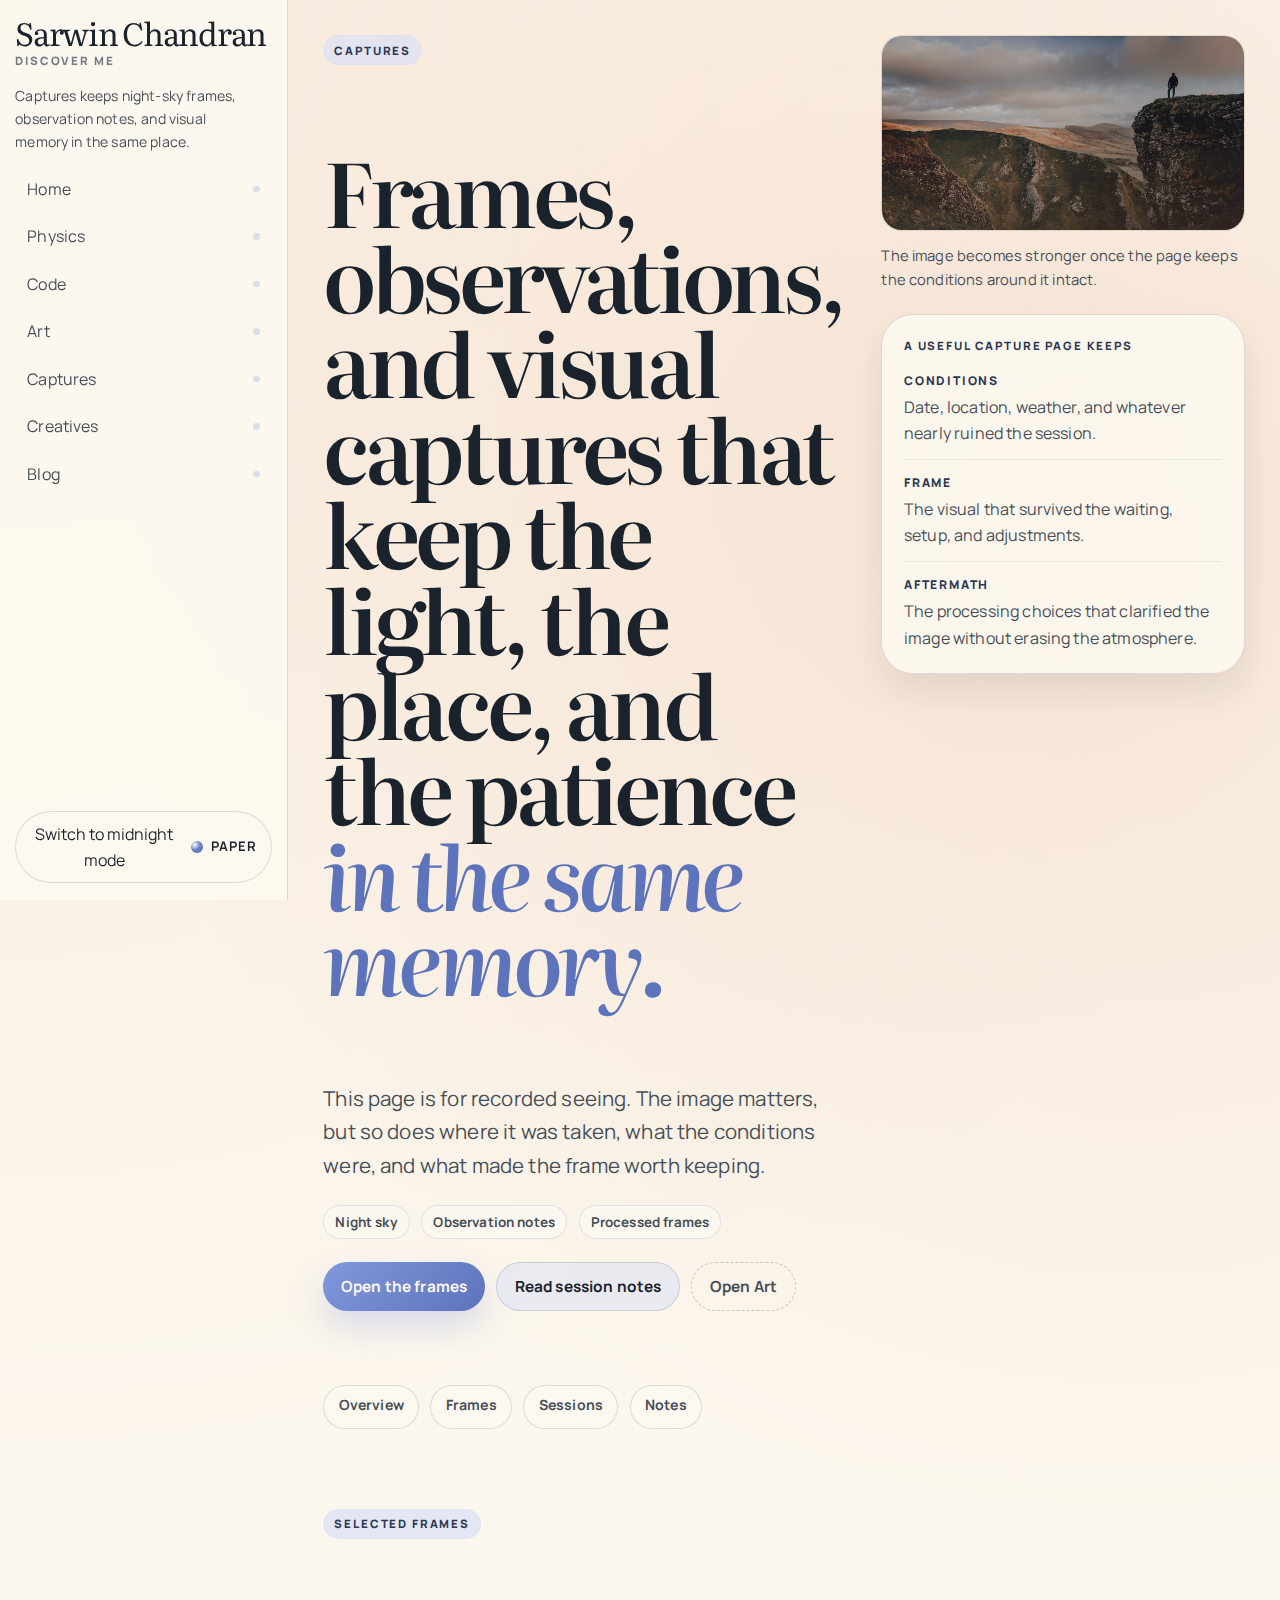
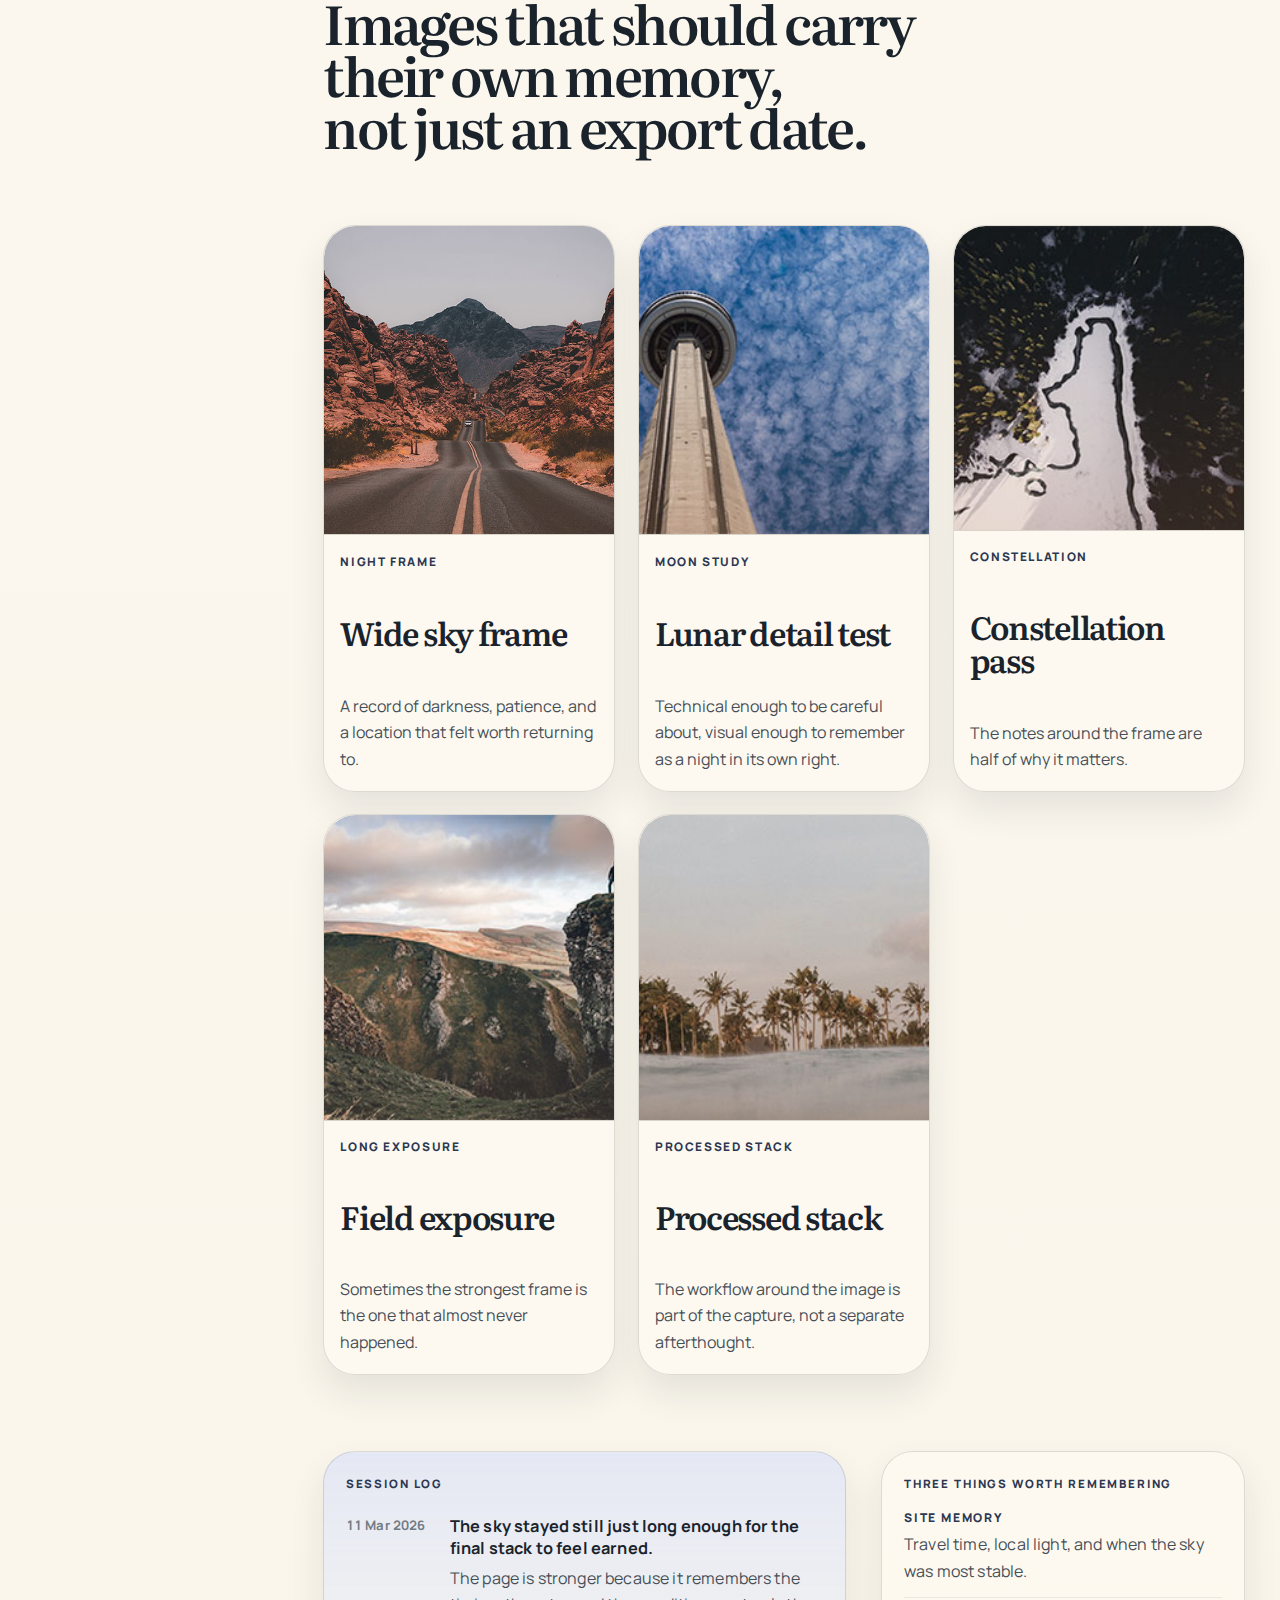
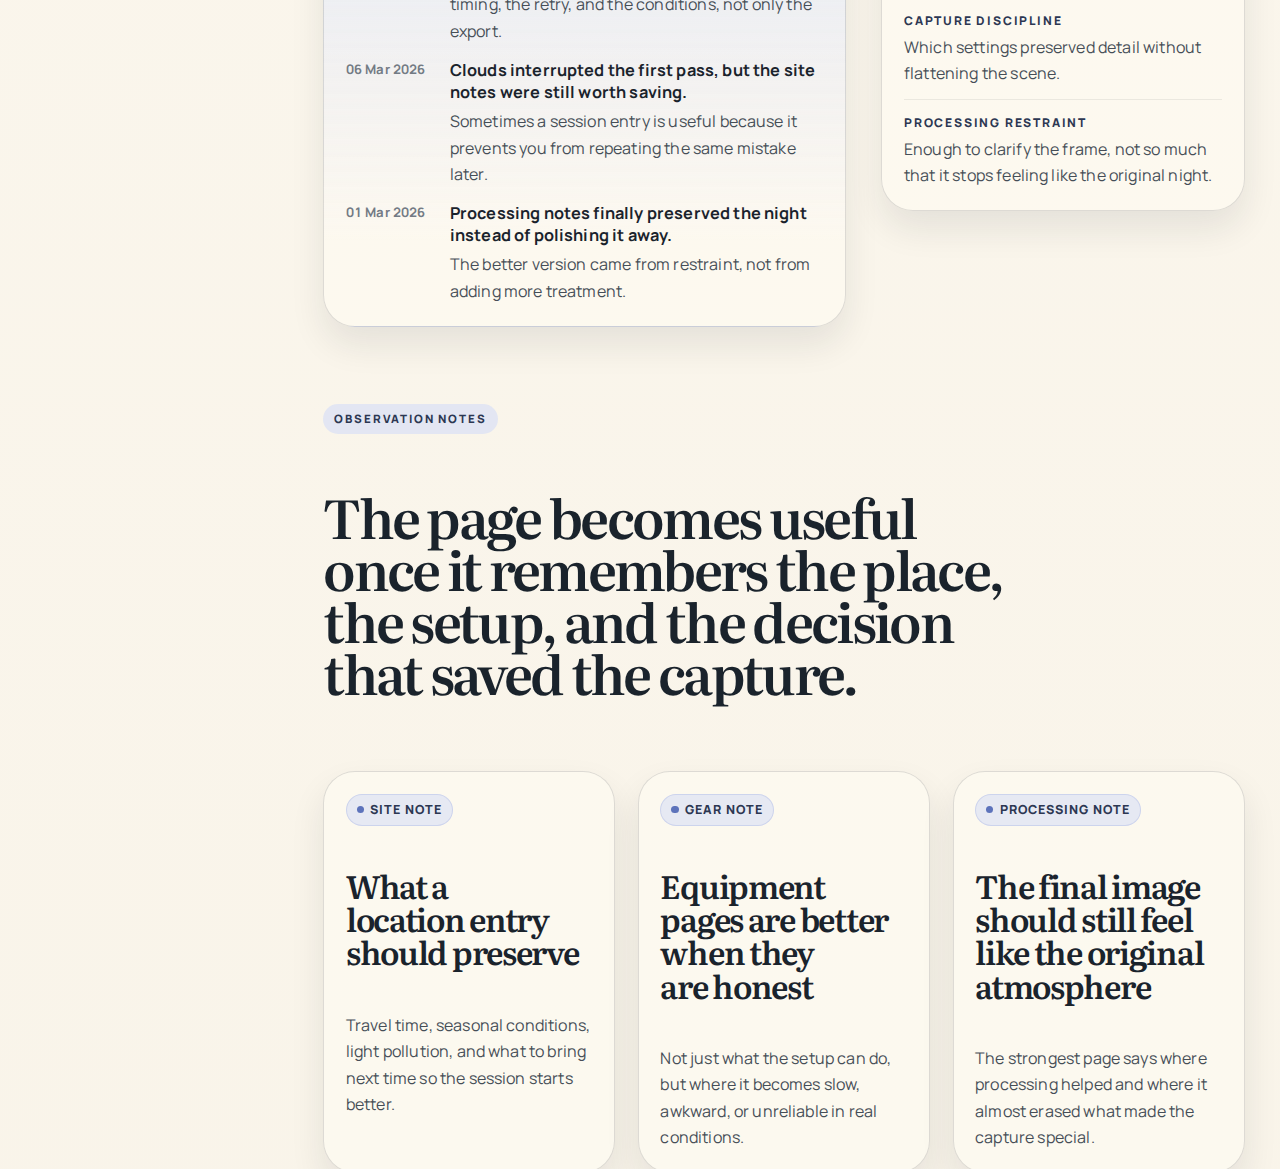
<file: astrophotography.html>
<!DOCTYPE html>
<html lang="en">
<head>
  <meta charset="UTF-8">
  <meta http-equiv="refresh" content="0; url=captures.html">
  <meta name="viewport" content="width=device-width, initial-scale=1.0">
  <title>Moved to Captures | Sarwin Chandran</title>
  <link rel="canonical" href="captures.html">
  <meta name="description" content="This page moved to Captures.">
  <link rel="stylesheet" href="css/custom-style.css">
</head>
<body class="page-captures">
  <main class="site-main" id="main">
    <article class="page">
      <section class="section">
        <div class="panel panel--accent">
          <span class="eyebrow">Moved</span>
          <h1 class="panel-title">Astrophotography moved to Captures.</h1>
          <p class="section-copy">If you are not redirected automatically, use the link below.</p>
          <div class="button-row">
            <a class="button-primary" href="captures.html">Open Captures</a>
            <a class="button-ghost" href="index.html">Back to home</a>
          </div>
        </div>
      </section>
    </article>
  </main>
</body>
</html>
</file>
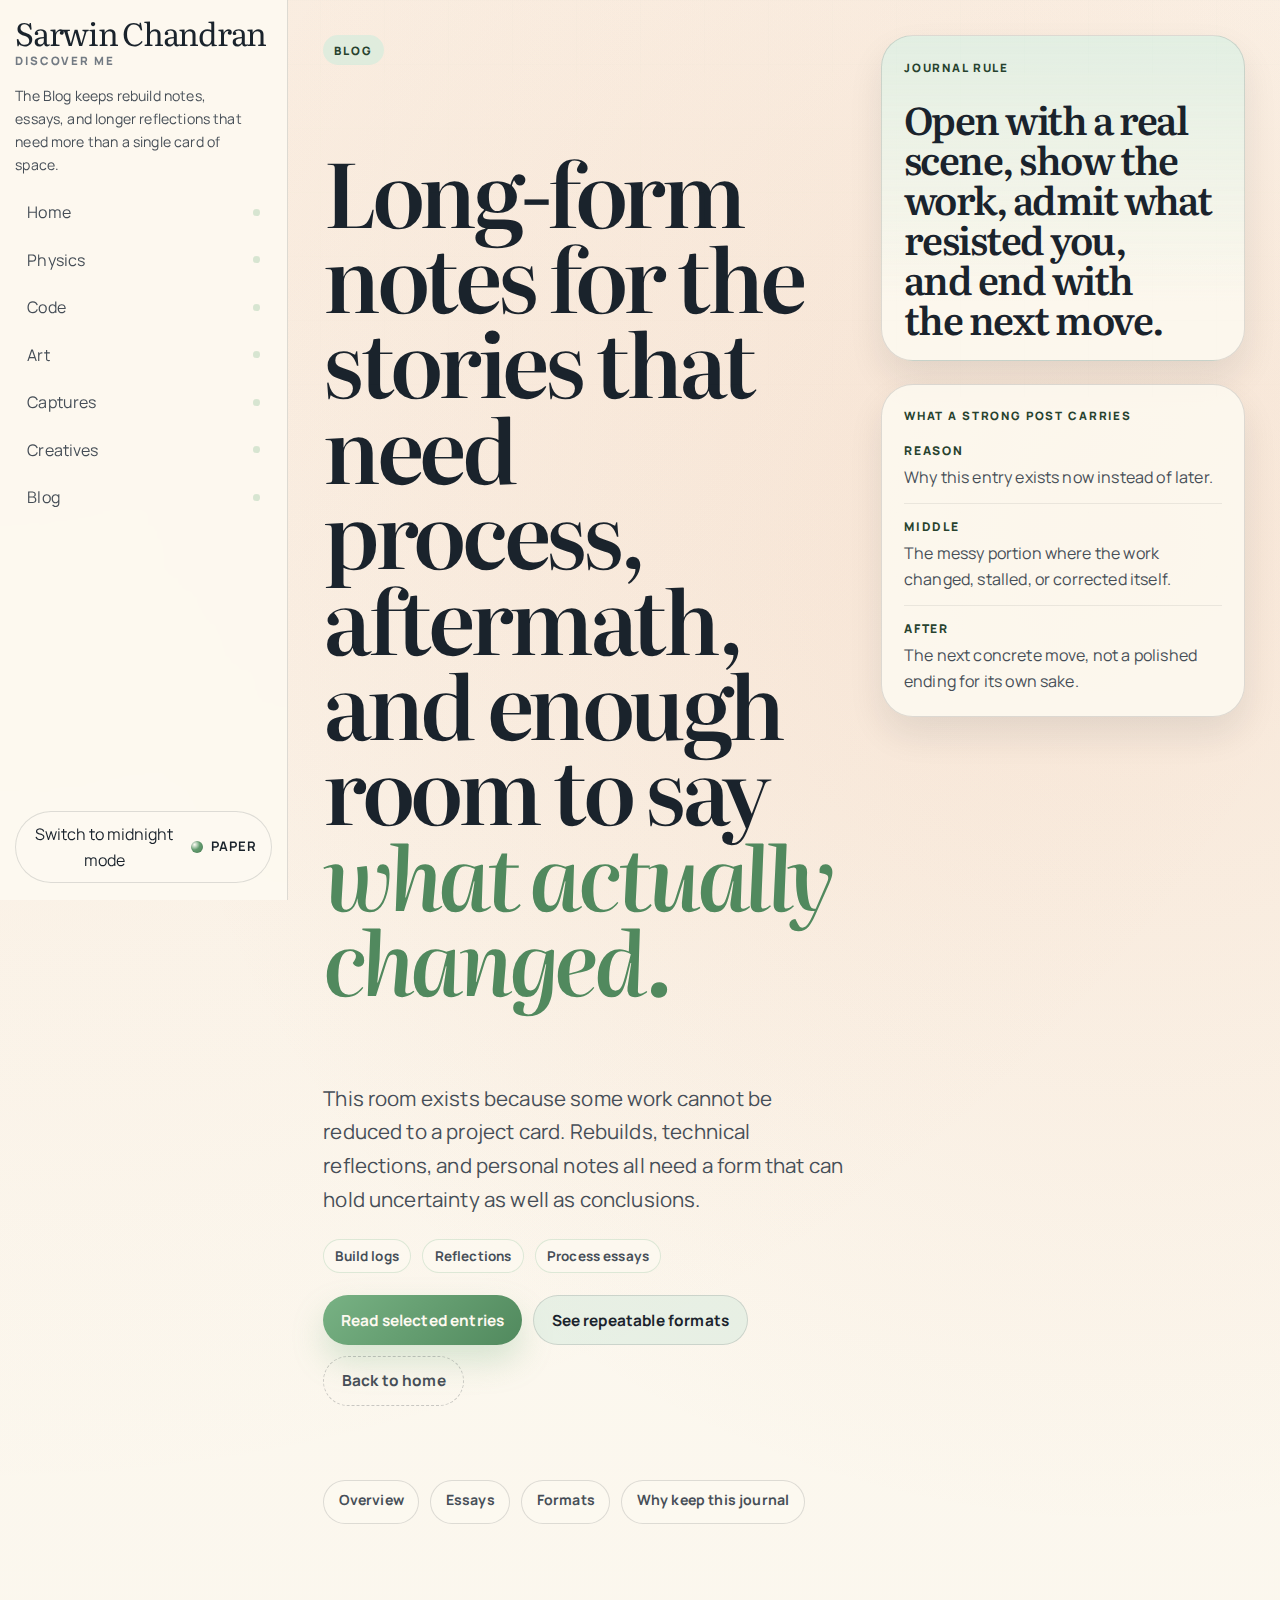
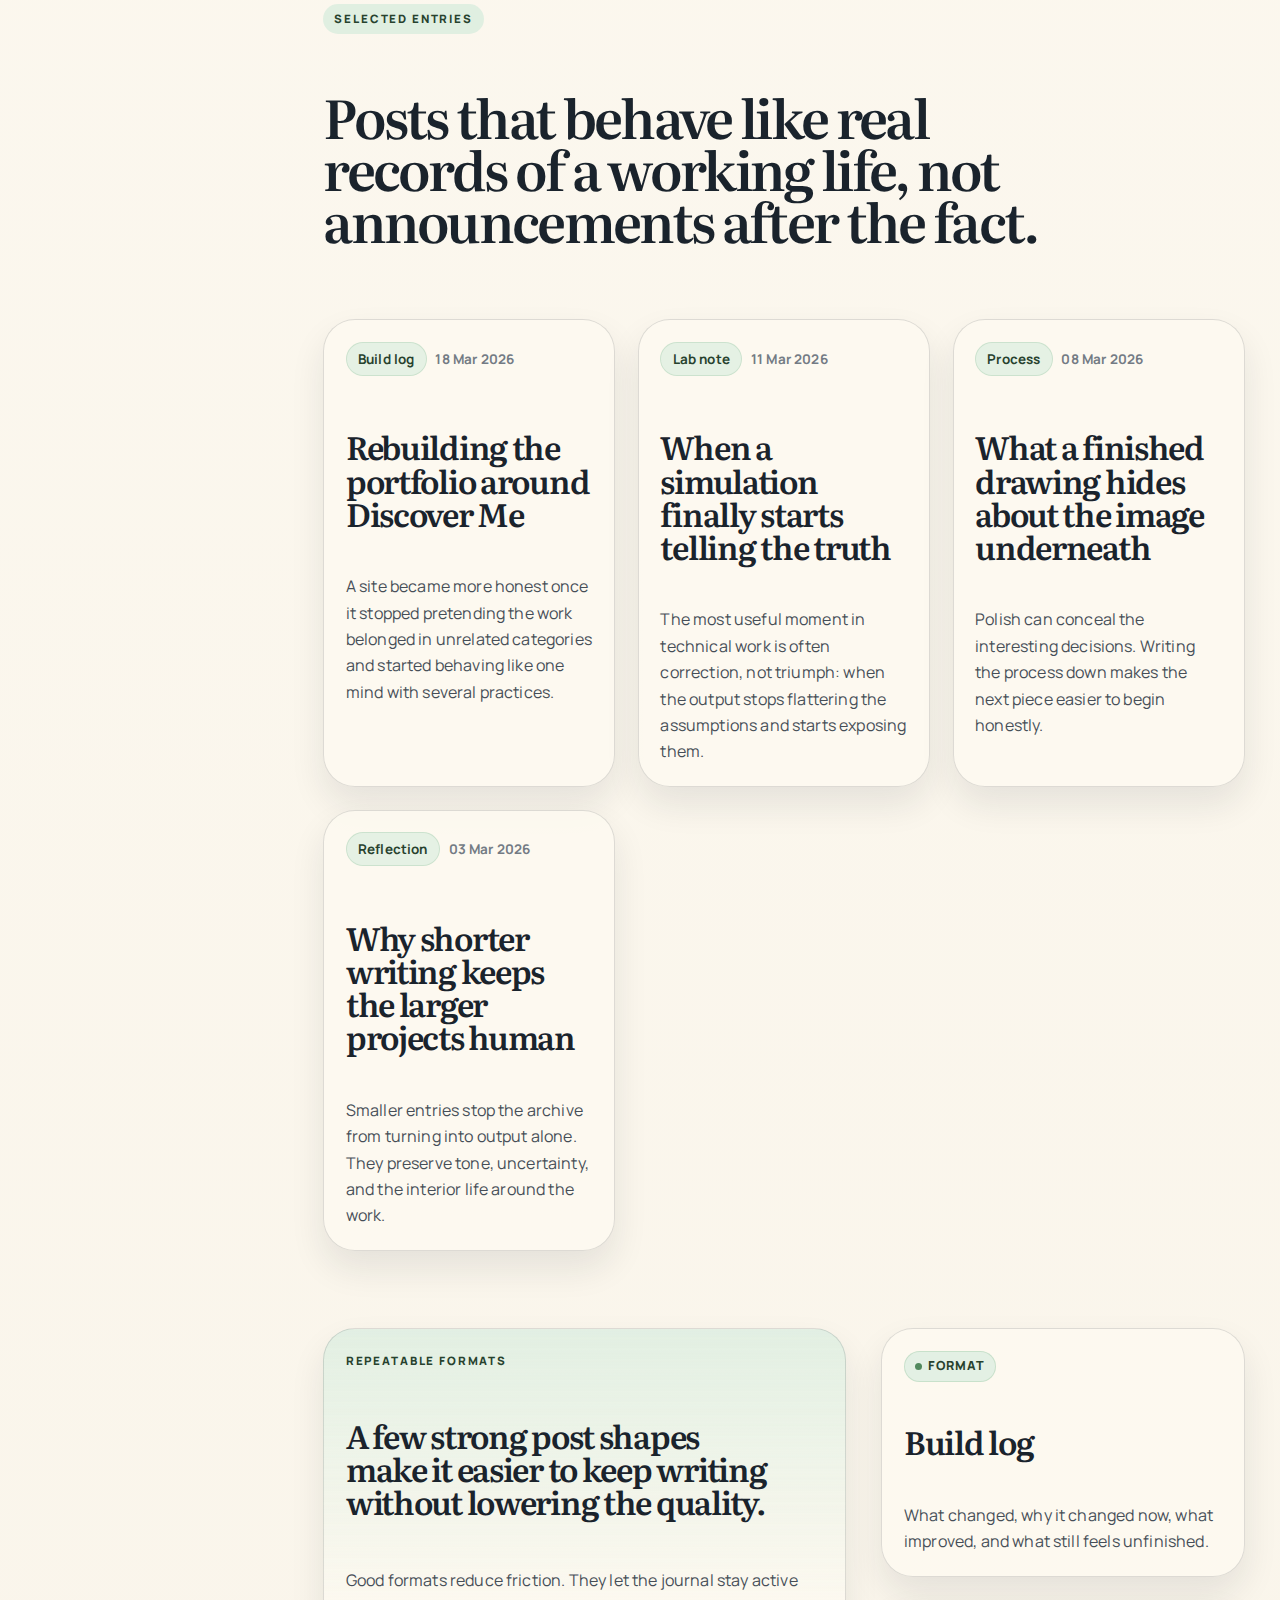
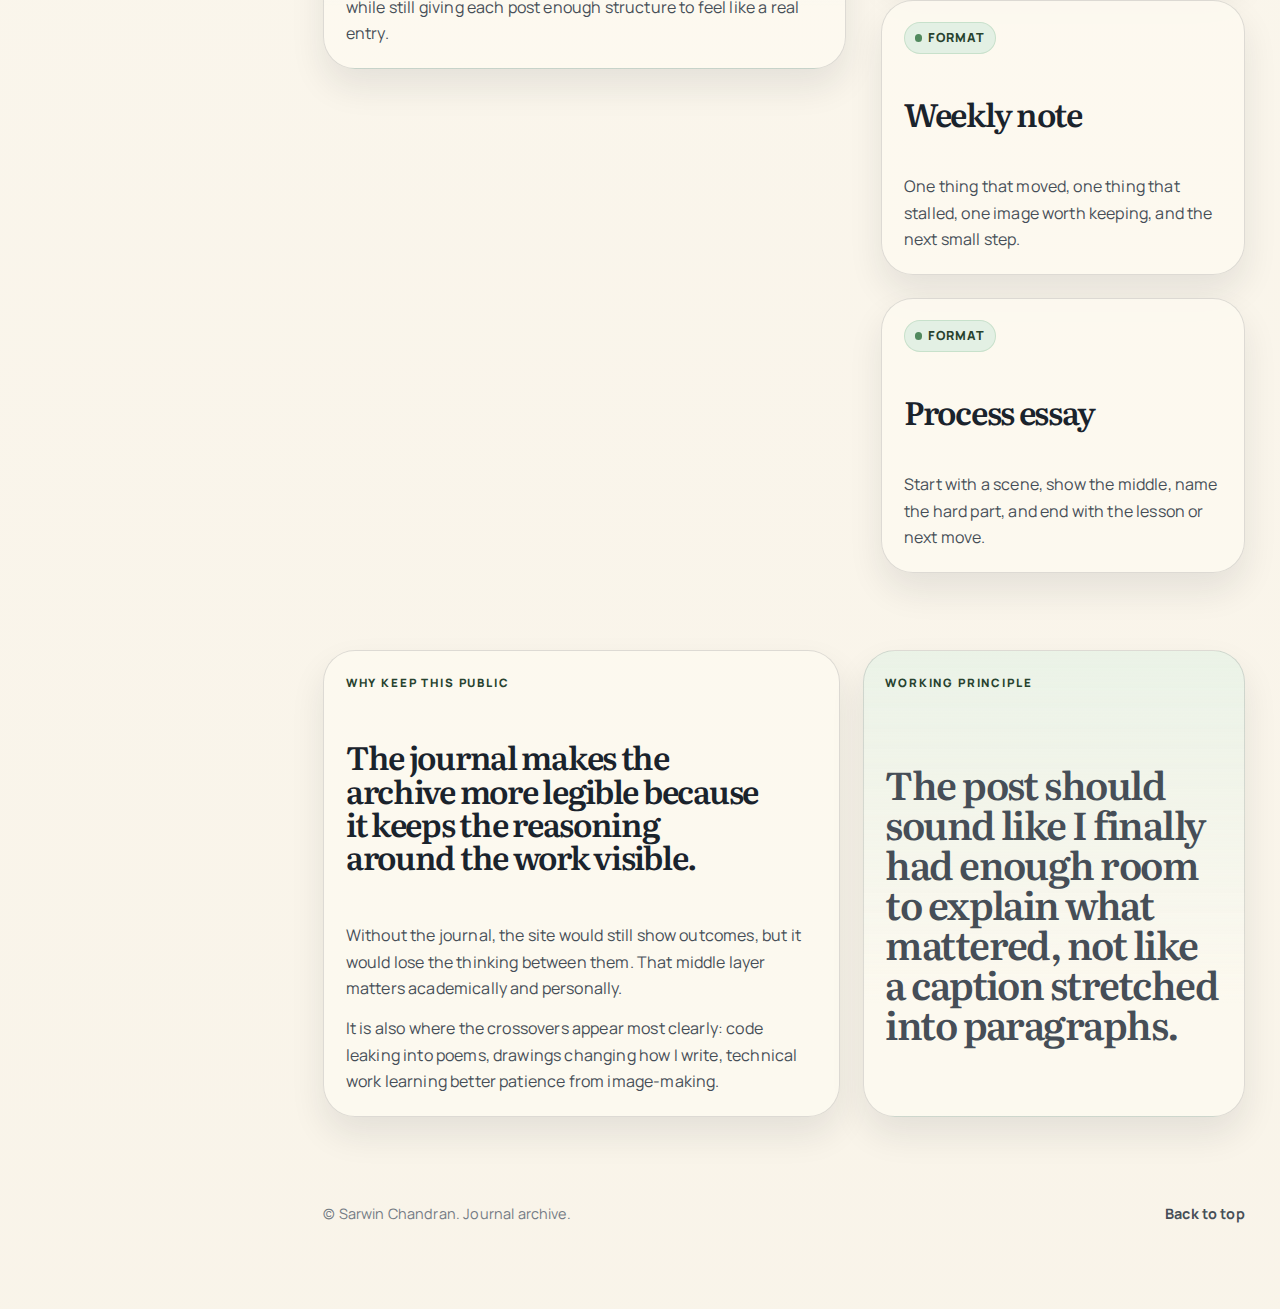
<file: blog.html>
<!DOCTYPE html>
<html lang="en">
<head>
  <meta charset="UTF-8">
  <meta name="viewport" content="width=device-width, initial-scale=1.0">
  <meta http-equiv="X-UA-Compatible" content="IE=edge">
  <title>Blog | Sarwin Chandran</title>
  <meta name="description" content="Blog page of Sarwin Chandran with long-form essays, rebuild notes, and recurring post formats.">
  <meta name="color-scheme" content="light dark">
  <script>
    (function() {
      var stored = window.localStorage.getItem("sarwinTheme");
      var theme = stored || (window.matchMedia("(prefers-color-scheme: dark)").matches ? "dark" : "light");
      document.documentElement.setAttribute("data-theme", theme);
    })();
  </script>
  <link rel="preconnect" href="https://fonts.googleapis.com">
  <link rel="preconnect" href="https://fonts.gstatic.com" crossorigin>
  <link href="https://fonts.googleapis.com/css2?family=Literata:opsz,wght@7..72,400;7..72,500;7..72,600;7..72,700&family=Manrope:wght@400;500;600;700;800&display=swap" rel="stylesheet">
  <link rel="stylesheet" href="css/custom-style.css">
  <script src="js/main.js" defer></script>
</head>
<body class="page-blog">
  <a class="skip-link" href="#main">Skip to content</a>

  <div class="site-shell">
    <header class="mobile-bar">
      <a class="mobile-brand" href="index.html">
        <strong>Sarwin Chandran</strong>
        <span>Discover Me</span>
      </a>
      <div class="mobile-actions">
        <button class="mobile-toggle" type="button" data-theme-toggle aria-label="Toggle color theme">
          <span class="theme-toggle__dot" aria-hidden="true"></span>
          <span class="sr-only" data-theme-label>Switch to midnight mode</span>
          <span class="sr-only" data-theme-state>Paper</span>
        </button>
        <button class="mobile-toggle" type="button" data-menu-toggle aria-controls="site-rail" aria-expanded="false">
          <span class="mobile-toggle__bars" aria-hidden="true"></span>
          <span class="sr-only">Toggle navigation</span>
        </button>
      </div>
    </header>

    <aside class="site-rail" id="site-rail">
      <div class="rail-inner">
        <a class="brandmark" href="index.html">
          <span class="brandmark__name">Sarwin Chandran</span>
          <span class="brandmark__tag">Discover Me</span>
        </a>
        <p class="rail-summary">The Blog keeps rebuild notes, essays, and longer reflections that need more than a single card of space.</p>
        <nav class="site-nav" aria-label="Primary">
          <a href="index.html">Home</a>
          <a href="physics.html">Physics</a>
          <a href="codes.html">Code</a>
          <a href="artworks.html">Art</a>
          <a href="captures.html">Captures</a>
          <a href="creatives.html">Creatives</a>
          <a href="blog.html">Blog</a>
        </nav>
        <button class="theme-toggle" type="button" data-theme-toggle aria-label="Toggle color theme">
          <span data-theme-label>Switch to midnight mode</span>
          <span class="theme-toggle__status">
            <span class="theme-toggle__dot" aria-hidden="true"></span>
            <span data-theme-state>Paper</span>
          </span>
        </button>
      </div>
    </aside>

    <button class="drawer-scrim" type="button" data-drawer-close aria-label="Close navigation"></button>

    <main class="site-main" id="main">
      <article class="page">
        <section class="section" id="overview" data-reveal>
          <div class="hero-grid">
            <div class="hero-copy">
              <span class="eyebrow">Blog</span>
              <h1 class="hero-title">Long-form notes for the stories that need process, aftermath, and enough room to say <em>what actually changed.</em></h1>
              <p class="lead">This room exists because some work cannot be reduced to a project card. Rebuilds, technical reflections, and personal notes all need a form that can hold uncertainty as well as conclusions.</p>
              <div class="chip-row">
                <span class="chip">Build logs</span>
                <span class="chip">Reflections</span>
                <span class="chip">Process essays</span>
              </div>
              <div class="button-row">
                <a class="button-primary" href="#essays">Read selected entries</a>
                <a class="button-secondary" href="#formats">See repeatable formats</a>
                <a class="button-ghost" href="index.html">Back to home</a>
              </div>
            </div>

            <div class="hero-side">
              <section class="panel panel--accent">
                <span class="panel-label">Journal rule</span>
                <p class="quote">Open with a real scene, show the work, admit what resisted you, and end with the next move.</p>
              </section>

              <section class="table-card">
                <span class="panel-label">What a strong post carries</span>
                <dl>
                  <div>
                    <dt>Reason</dt>
                    <dd>Why this entry exists now instead of later.</dd>
                  </div>
                  <div>
                    <dt>Middle</dt>
                    <dd>The messy portion where the work changed, stalled, or corrected itself.</dd>
                  </div>
                  <div>
                    <dt>After</dt>
                    <dd>The next concrete move, not a polished ending for its own sake.</dd>
                  </div>
                </dl>
              </section>
            </div>
          </div>
        </section>

        <nav class="page-nav section" aria-label="On this page" data-page-nav data-reveal>
          <a href="#overview">Overview</a>
          <a href="#essays">Essays</a>
          <a href="#formats">Formats</a>
          <a href="#purpose">Why keep this journal</a>
        </nav>

        <section class="section" id="essays" data-reveal>
          <header class="section-header">
            <span class="eyebrow">Selected entries</span>
            <h2 class="section-title">Posts that behave like real records of a working life, not announcements after the fact.</h2>
          </header>

          <div class="entry-grid">
            <article class="entry-card">
              <div class="entry-card__meta">
                <span class="tag">Build log</span>
                <time datetime="2026-03-18">18 Mar 2026</time>
              </div>
              <div class="entry-card__body">
                <h3 class="entry-title">Rebuilding the portfolio around Discover Me</h3>
                <p class="entry-copy">A site became more honest once it stopped pretending the work belonged in unrelated categories and started behaving like one mind with several practices.</p>
              </div>
            </article>

            <article class="entry-card">
              <div class="entry-card__meta">
                <span class="tag">Lab note</span>
                <time datetime="2026-03-11">11 Mar 2026</time>
              </div>
              <div class="entry-card__body">
                <h3 class="entry-title">When a simulation finally starts telling the truth</h3>
                <p class="entry-copy">The most useful moment in technical work is often correction, not triumph: when the output stops flattering the assumptions and starts exposing them.</p>
              </div>
            </article>

            <article class="entry-card">
              <div class="entry-card__meta">
                <span class="tag">Process</span>
                <time datetime="2026-03-08">08 Mar 2026</time>
              </div>
              <div class="entry-card__body">
                <h3 class="entry-title">What a finished drawing hides about the image underneath</h3>
                <p class="entry-copy">Polish can conceal the interesting decisions. Writing the process down makes the next piece easier to begin honestly.</p>
              </div>
            </article>

            <article class="entry-card">
              <div class="entry-card__meta">
                <span class="tag">Reflection</span>
                <time datetime="2026-03-03">03 Mar 2026</time>
              </div>
              <div class="entry-card__body">
                <h3 class="entry-title">Why shorter writing keeps the larger projects human</h3>
                <p class="entry-copy">Smaller entries stop the archive from turning into output alone. They preserve tone, uncertainty, and the interior life around the work.</p>
              </div>
            </article>
          </div>
        </section>

        <section class="section" id="formats" data-reveal>
          <div class="split-grid">
            <section class="panel panel--accent">
              <span class="panel-label">Repeatable formats</span>
              <h2 class="panel-title">A few strong post shapes make it easier to keep writing without lowering the quality.</h2>
              <div class="prose">
                <p>Good formats reduce friction. They let the journal stay active while still giving each post enough structure to feel like a real entry.</p>
              </div>
            </section>

            <section class="entry-grid">
              <article class="entry-card">
                <div class="entry-card__body">
                  <span class="entry-card__status">Format</span>
                  <h3 class="entry-title">Build log</h3>
                  <p class="entry-copy">What changed, why it changed now, what improved, and what still feels unfinished.</p>
                </div>
              </article>

              <article class="entry-card">
                <div class="entry-card__body">
                  <span class="entry-card__status">Format</span>
                  <h3 class="entry-title">Weekly note</h3>
                  <p class="entry-copy">One thing that moved, one thing that stalled, one image worth keeping, and the next small step.</p>
                </div>
              </article>

              <article class="entry-card">
                <div class="entry-card__body">
                  <span class="entry-card__status">Format</span>
                  <h3 class="entry-title">Process essay</h3>
                  <p class="entry-copy">Start with a scene, show the middle, name the hard part, and end with the lesson or next move.</p>
                </div>
              </article>
            </section>
          </div>
        </section>

        <section class="section" id="purpose" data-reveal>
          <div class="story-grid">
            <article class="story-card">
              <span class="panel-label">Why keep this public</span>
              <h2 class="panel-title">The journal makes the archive more legible because it keeps the reasoning around the work visible.</h2>
              <div class="prose">
                <p>Without the journal, the site would still show outcomes, but it would lose the thinking between them. That middle layer matters academically and personally.</p>
                <p>It is also where the crossovers appear most clearly: code leaking into poems, drawings changing how I write, technical work learning better patience from image-making.</p>
              </div>
            </article>

            <article class="quote-card">
              <span class="panel-label">Working principle</span>
              <p class="quote">The post should sound like I finally had enough room to explain what mattered, not like a caption stretched into paragraphs.</p>
            </article>
          </div>
        </section>

        <footer class="page-footer">
          <span>&copy; <span data-year></span> Sarwin Chandran. Journal archive.</span>
          <a href="#overview">Back to top</a>
        </footer>
      </article>
    </main>
  </div>
</body>
</html>
</file>
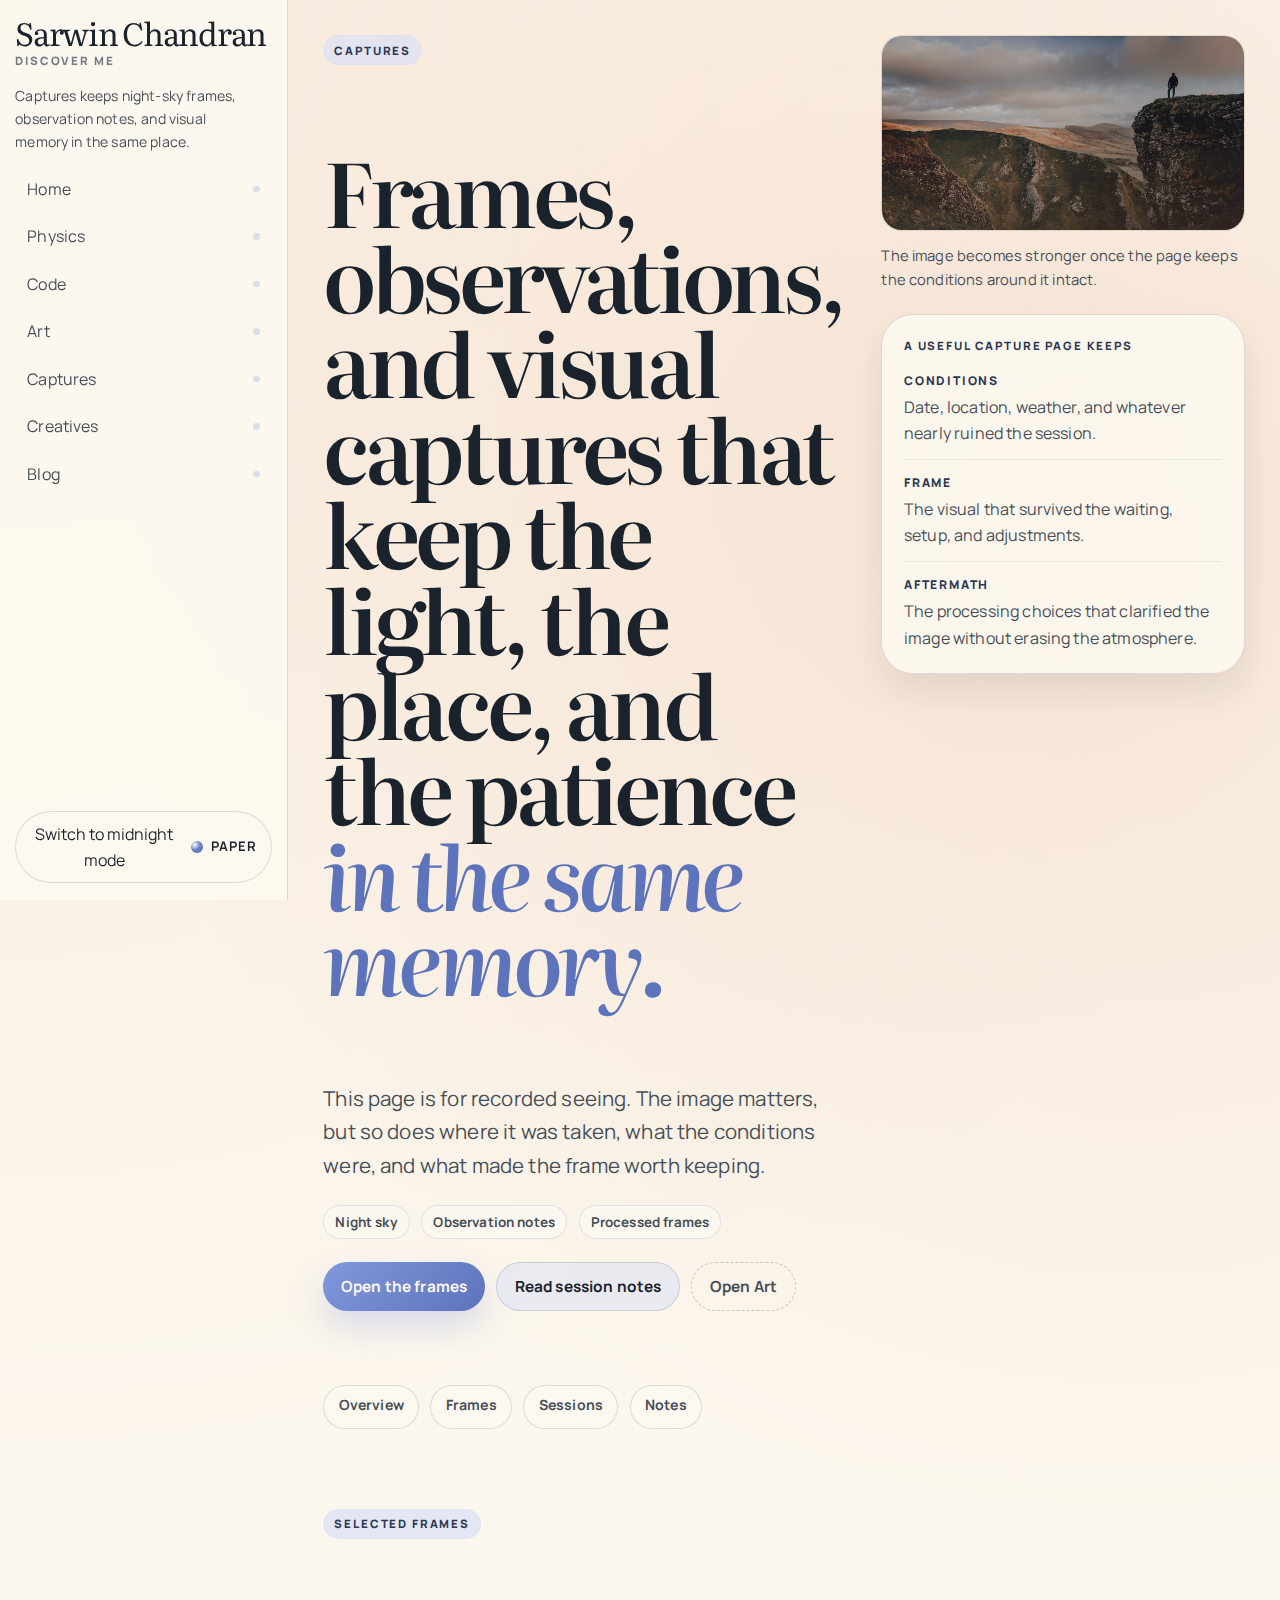
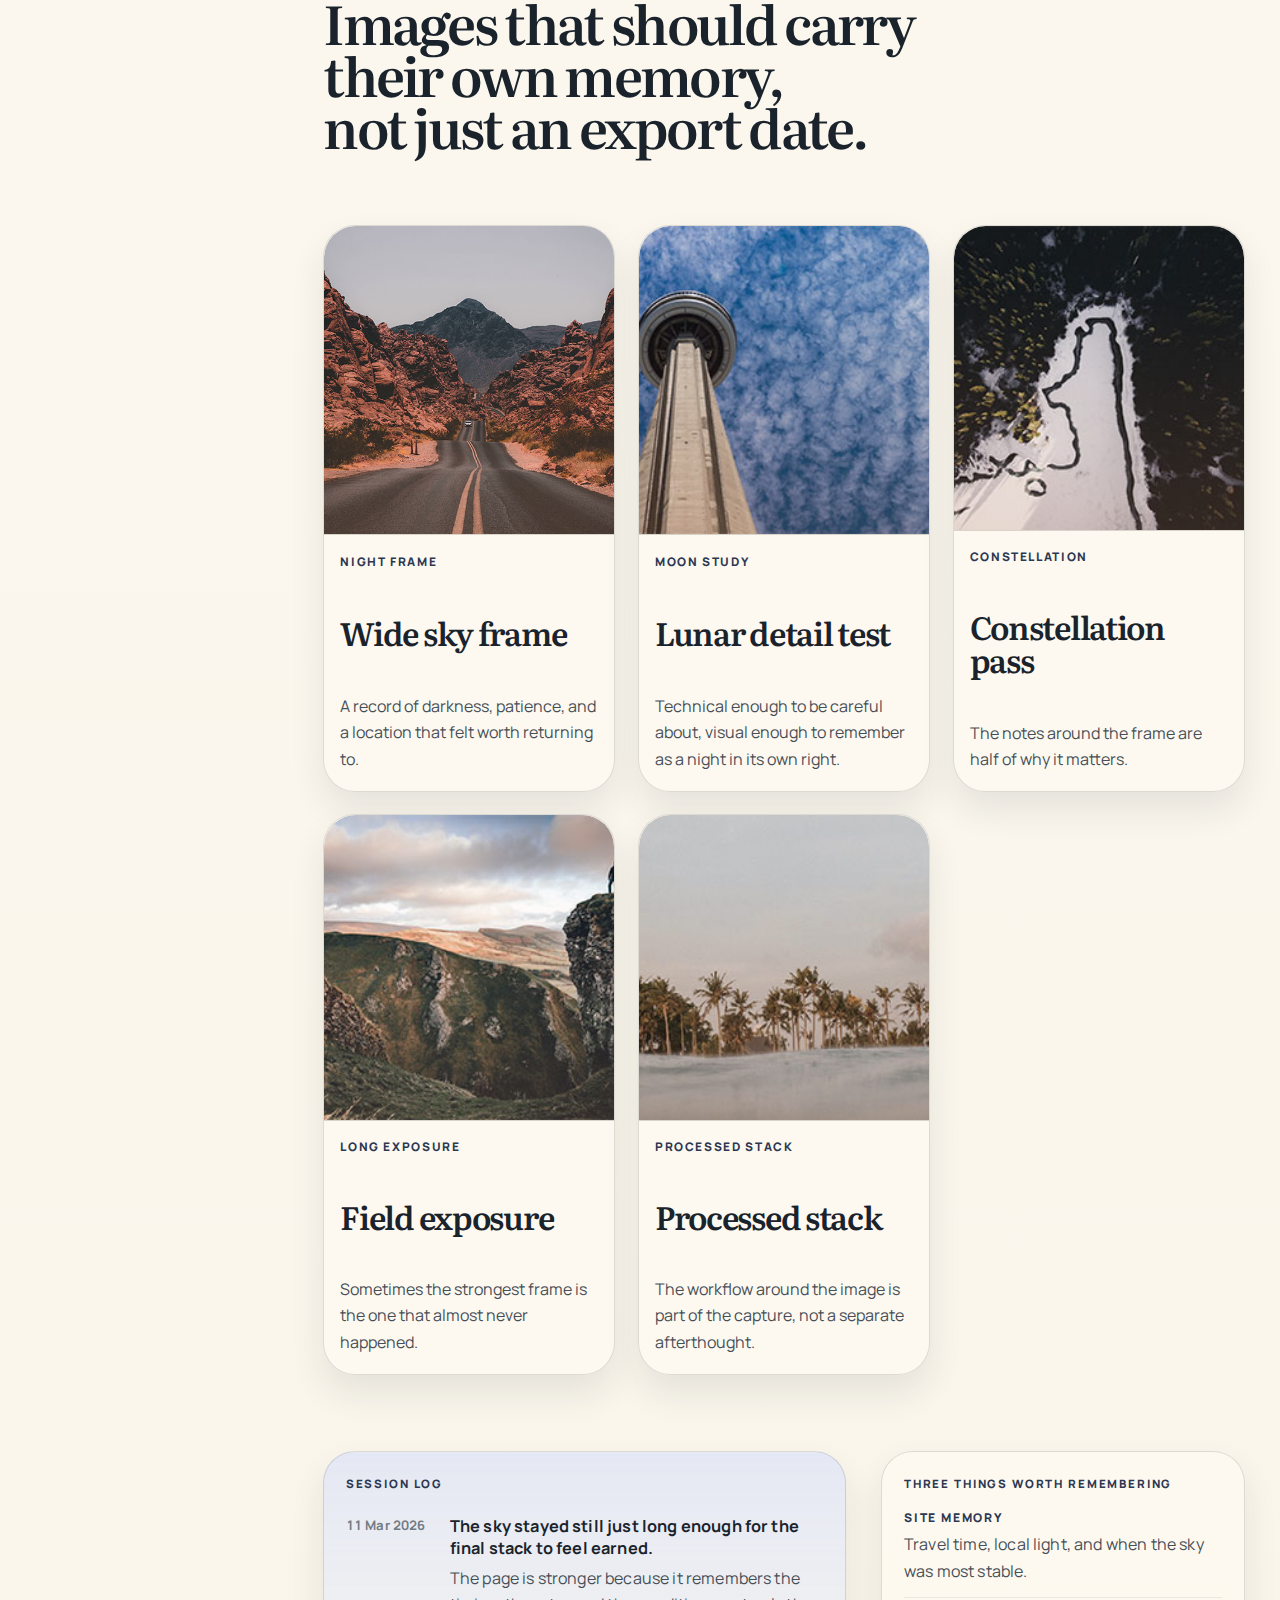
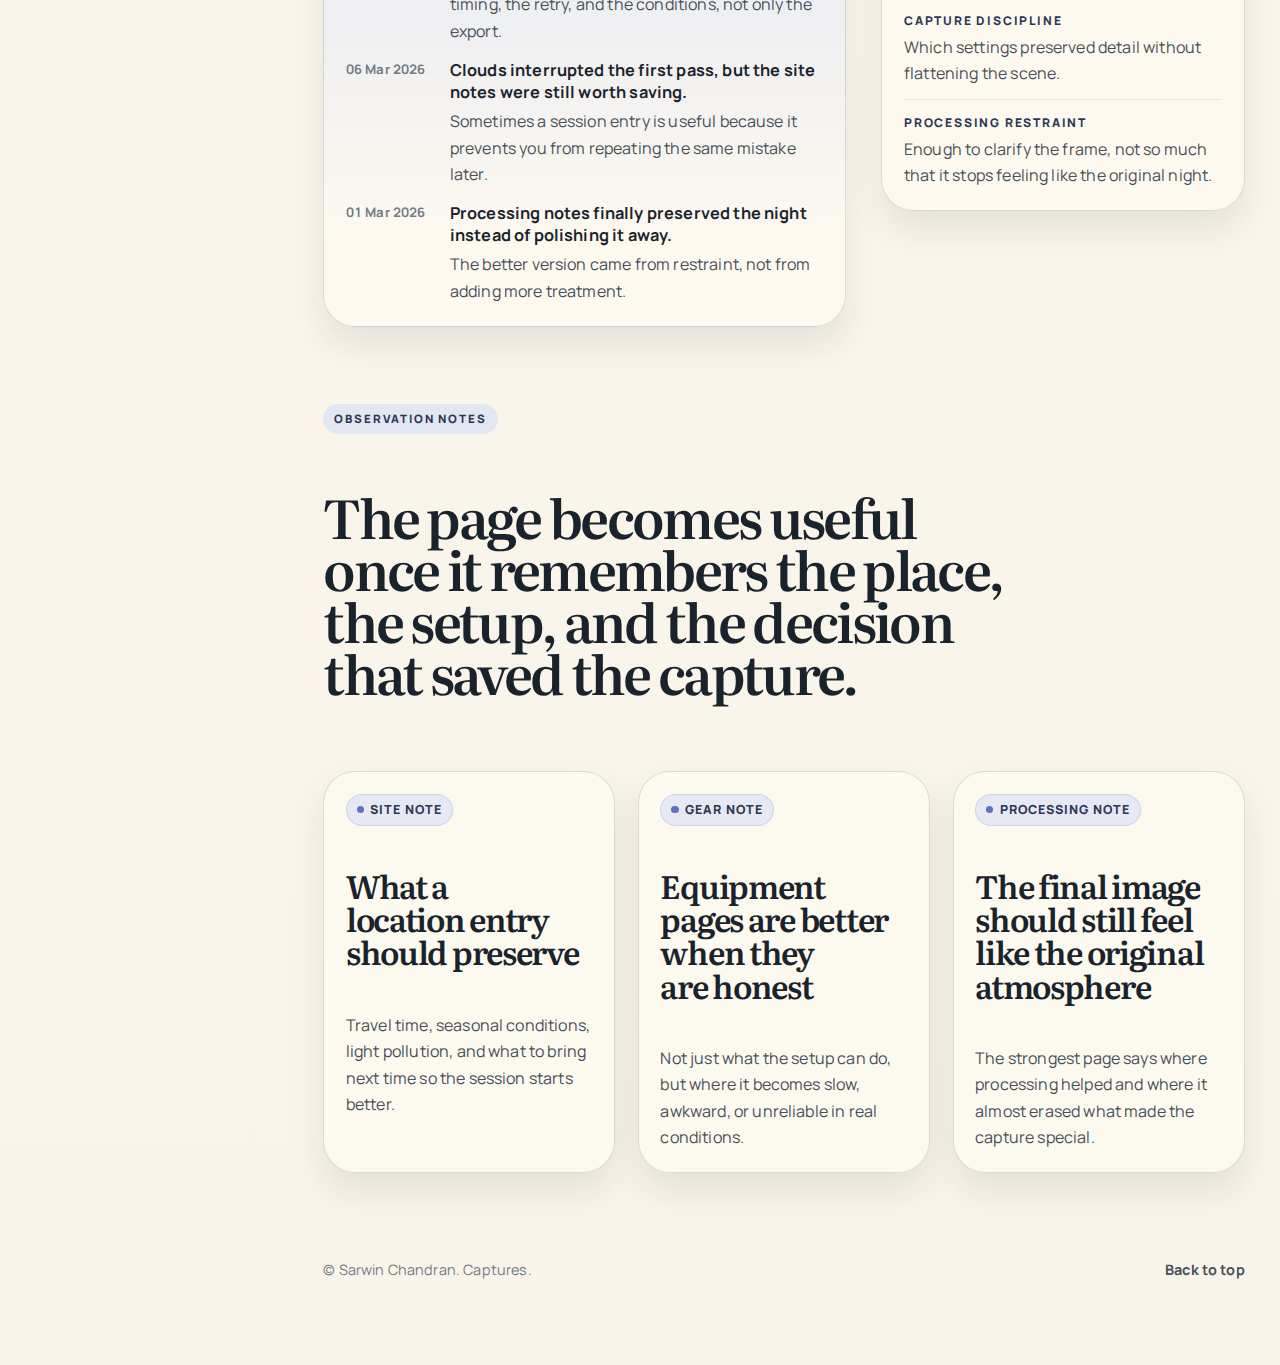
<file: captures.html>
<!DOCTYPE html>
<html lang="en">
<head>
  <meta charset="UTF-8">
  <meta name="viewport" content="width=device-width, initial-scale=1.0">
  <meta http-equiv="X-UA-Compatible" content="IE=edge">
  <title>Captures | Sarwin Chandran</title>
  <meta name="description" content="Captures page of Sarwin Chandran with night-sky frames, observation notes, and visual records.">
  <meta name="color-scheme" content="light dark">
  <script>
    (function() {
      var stored = window.localStorage.getItem("sarwinTheme");
      var theme = stored || (window.matchMedia("(prefers-color-scheme: dark)").matches ? "dark" : "light");
      document.documentElement.setAttribute("data-theme", theme);
    })();
  </script>
  <link rel="preconnect" href="https://fonts.googleapis.com">
  <link rel="preconnect" href="https://fonts.gstatic.com" crossorigin>
  <link href="https://fonts.googleapis.com/css2?family=Literata:opsz,wght@7..72,400;7..72,500;7..72,600;7..72,700&family=Manrope:wght@400;500;600;700;800&display=swap" rel="stylesheet">
  <link rel="stylesheet" href="css/custom-style.css">
  <script src="js/main.js" defer></script>
</head>
<body class="page-captures">
  <a class="skip-link" href="#main">Skip to content</a>

  <div class="site-shell">
    <header class="mobile-bar">
      <a class="mobile-brand" href="index.html">
        <strong>Sarwin Chandran</strong>
        <span>Discover Me</span>
      </a>
      <div class="mobile-actions">
        <button class="mobile-toggle" type="button" data-theme-toggle aria-label="Toggle color theme">
          <span class="theme-toggle__dot" aria-hidden="true"></span>
          <span class="sr-only" data-theme-label>Switch to midnight mode</span>
          <span class="sr-only" data-theme-state>Paper</span>
        </button>
        <button class="mobile-toggle" type="button" data-menu-toggle aria-controls="site-rail" aria-expanded="false">
          <span class="mobile-toggle__bars" aria-hidden="true"></span>
          <span class="sr-only">Toggle navigation</span>
        </button>
      </div>
    </header>

    <aside class="site-rail" id="site-rail">
      <div class="rail-inner">
        <a class="brandmark" href="index.html">
          <span class="brandmark__name">Sarwin Chandran</span>
          <span class="brandmark__tag">Discover Me</span>
        </a>

        <p class="rail-summary">Captures keeps night-sky frames, observation notes, and visual memory in the same place.</p>

        <nav class="site-nav" aria-label="Primary">
          <a href="index.html">Home</a>
          <a href="physics.html">Physics</a>
          <a href="codes.html">Code</a>
          <a href="artworks.html">Art</a>
          <a href="captures.html">Captures</a>
          <a href="creatives.html">Creatives</a>
          <a href="blog.html">Blog</a>
        </nav>

        <button class="theme-toggle" type="button" data-theme-toggle aria-label="Toggle color theme">
          <span data-theme-label>Switch to midnight mode</span>
          <span class="theme-toggle__status">
            <span class="theme-toggle__dot" aria-hidden="true"></span>
            <span data-theme-state>Paper</span>
          </span>
        </button>
      </div>
    </aside>

    <button class="drawer-scrim" type="button" data-drawer-close aria-label="Close navigation"></button>

    <main class="site-main" id="main">
      <article class="page">
        <section class="section" id="overview" data-reveal>
          <div class="hero-grid">
            <div class="hero-copy">
              <span class="eyebrow">Captures</span>
              <h1 class="hero-title">Frames, observations, and visual captures that keep the light, the place, and the patience <em>in the same memory.</em></h1>
              <p class="lead">This page is for recorded seeing. The image matters, but so does where it was taken, what the conditions were, and what made the frame worth keeping.</p>
              <div class="chip-row">
                <span class="chip">Night sky</span>
                <span class="chip">Observation notes</span>
                <span class="chip">Processed frames</span>
              </div>
              <div class="button-row">
                <a class="button-primary" href="#frames">Open the frames</a>
                <a class="button-secondary" href="#sessions">Read session notes</a>
                <a class="button-ghost" href="artworks.html">Open Art</a>
              </div>
            </div>

            <div class="hero-side">
              <figure class="snapshot">
                <div class="hero-frame">
                  <img src="img/slide_3.jpg" alt="Night sky preview from Sarwin's captures page" loading="eager">
                </div>
                <figcaption>The image becomes stronger once the page keeps the conditions around it intact.</figcaption>
              </figure>

              <section class="table-card">
                <span class="panel-label">A useful capture page keeps</span>
                <dl>
                  <div>
                    <dt>Conditions</dt>
                    <dd>Date, location, weather, and whatever nearly ruined the session.</dd>
                  </div>
                  <div>
                    <dt>Frame</dt>
                    <dd>The visual that survived the waiting, setup, and adjustments.</dd>
                  </div>
                  <div>
                    <dt>Aftermath</dt>
                    <dd>The processing choices that clarified the image without erasing the atmosphere.</dd>
                  </div>
                </dl>
              </section>
            </div>
          </div>
        </section>

        <nav class="page-nav section" aria-label="On this page" data-page-nav data-reveal>
          <a href="#overview">Overview</a>
          <a href="#frames">Frames</a>
          <a href="#sessions">Sessions</a>
          <a href="#notes">Notes</a>
        </nav>

        <section class="section" id="frames" data-reveal>
          <header class="section-header">
            <span class="eyebrow">Selected frames</span>
            <h2 class="section-title">Images that should carry their own memory, not just an export date.</h2>
          </header>

          <div class="gallery-grid">
            <article class="gallery-card">
              <button type="button" data-lightbox-trigger data-image="img/portfolio_big_1.jpg" data-alt="Wide sky frame from Sarwin's captures page" data-title="Wide sky frame" data-description="A broad sky image that remembers the whole session, not only the stars.">
                <div class="gallery-card__frame">
                  <img src="img/portfolio_1.jpg" alt="Wide sky frame preview" loading="lazy">
                </div>
                <div class="gallery-card__content">
                  <span class="card-kicker">Night frame</span>
                  <h3 class="card-title">Wide sky frame</h3>
                  <p>A record of darkness, patience, and a location that felt worth returning to.</p>
                </div>
              </button>
            </article>

            <article class="gallery-card">
              <button type="button" data-lightbox-trigger data-image="img/portfolio_big_2.jpg" data-alt="Lunar detail test from Sarwin's captures page" data-title="Lunar detail test" data-description="A frame worth keeping because the setup, crop, and final detail all mattered.">
                <div class="gallery-card__frame">
                  <img src="img/portfolio_2.jpg" alt="Lunar detail test preview" loading="lazy">
                </div>
                <div class="gallery-card__content">
                  <span class="card-kicker">Moon study</span>
                  <h3 class="card-title">Lunar detail test</h3>
                  <p>Technical enough to be careful about, visual enough to remember as a night in its own right.</p>
                </div>
              </button>
            </article>

            <article class="gallery-card">
              <button type="button" data-lightbox-trigger data-image="img/portfolio_big_3.jpg" data-alt="Constellation pass from Sarwin's captures page" data-title="Constellation pass" data-description="Tracking, timing, and the gap between what the eye saw and what the sensor finally earned.">
                <div class="gallery-card__frame">
                  <img src="img/portfolio_3.jpg" alt="Constellation pass preview" loading="lazy">
                </div>
                <div class="gallery-card__content">
                  <span class="card-kicker">Constellation</span>
                  <h3 class="card-title">Constellation pass</h3>
                  <p>The notes around the frame are half of why it matters.</p>
                </div>
              </button>
            </article>

            <article class="gallery-card">
              <button type="button" data-lightbox-trigger data-image="img/portfolio_big_4.jpg" data-alt="Field exposure from Sarwin's captures page" data-title="Field exposure" data-description="A long-exposure frame where site choice, patience, and one late adjustment changed the result.">
                <div class="gallery-card__frame">
                  <img src="img/portfolio_4.jpg" alt="Field exposure preview" loading="lazy">
                </div>
                <div class="gallery-card__content">
                  <span class="card-kicker">Long exposure</span>
                  <h3 class="card-title">Field exposure</h3>
                  <p>Sometimes the strongest frame is the one that almost never happened.</p>
                </div>
              </button>
            </article>

            <article class="gallery-card">
              <button type="button" data-lightbox-trigger data-image="img/portfolio_big_5.jpg" data-alt="Processed stack from Sarwin's captures page" data-title="Processed stack" data-description="A frame for documenting processing choices, color discipline, and what still felt slightly too pushed.">
                <div class="gallery-card__frame">
                  <img src="img/portfolio_5.jpg" alt="Processed stack preview" loading="lazy">
                </div>
                <div class="gallery-card__content">
                  <span class="card-kicker">Processed stack</span>
                  <h3 class="card-title">Processed stack</h3>
                  <p>The workflow around the image is part of the capture, not a separate afterthought.</p>
                </div>
              </button>
            </article>
          </div>
        </section>

        <section class="section" id="sessions" data-reveal>
          <div class="split-grid">
            <section class="story-card panel--accent">
              <span class="panel-label">Session log</span>
              <ul class="timeline">
                <li class="timeline-item">
                  <span class="timeline-date mono-data">11 Mar 2026</span>
                  <div class="timeline-body">
                    <strong>The sky stayed still just long enough for the final stack to feel earned.</strong>
                    <p>The page is stronger because it remembers the timing, the retry, and the conditions, not only the export.</p>
                  </div>
                </li>
                <li class="timeline-item">
                  <span class="timeline-date mono-data">06 Mar 2026</span>
                  <div class="timeline-body">
                    <strong>Clouds interrupted the first pass, but the site notes were still worth saving.</strong>
                    <p>Sometimes a session entry is useful because it prevents you from repeating the same mistake later.</p>
                  </div>
                </li>
                <li class="timeline-item">
                  <span class="timeline-date mono-data">01 Mar 2026</span>
                  <div class="timeline-body">
                    <strong>Processing notes finally preserved the night instead of polishing it away.</strong>
                    <p>The better version came from restraint, not from adding more treatment.</p>
                  </div>
                </li>
              </ul>
            </section>

            <section class="table-card">
              <span class="panel-label">Three things worth remembering</span>
              <dl>
                <div>
                  <dt>Site memory</dt>
                  <dd>Travel time, local light, and when the sky was most stable.</dd>
                </div>
                <div>
                  <dt>Capture discipline</dt>
                  <dd>Which settings preserved detail without flattening the scene.</dd>
                </div>
                <div>
                  <dt>Processing restraint</dt>
                  <dd>Enough to clarify the frame, not so much that it stops feeling like the original night.</dd>
                </div>
              </dl>
            </section>
          </div>
        </section>

        <section class="section" id="notes" data-reveal>
          <header class="section-header">
            <span class="eyebrow">Observation notes</span>
            <h2 class="section-title">The page becomes useful once it remembers the place, the setup, and the decision that saved the capture.</h2>
          </header>

          <div class="entry-grid">
            <article class="entry-card">
              <div class="entry-card__body">
                <span class="entry-card__status">Site note</span>
                <h3 class="entry-title">What a location entry should preserve</h3>
                <p class="entry-copy">Travel time, seasonal conditions, light pollution, and what to bring next time so the session starts better.</p>
              </div>
            </article>

            <article class="entry-card">
              <div class="entry-card__body">
                <span class="entry-card__status">Gear note</span>
                <h3 class="entry-title">Equipment pages are better when they are honest</h3>
                <p class="entry-copy">Not just what the setup can do, but where it becomes slow, awkward, or unreliable in real conditions.</p>
              </div>
            </article>

            <article class="entry-card">
              <div class="entry-card__body">
                <span class="entry-card__status">Processing note</span>
                <h3 class="entry-title">The final image should still feel like the original atmosphere</h3>
                <p class="entry-copy">The strongest page says where processing helped and where it almost erased what made the capture special.</p>
              </div>
            </article>
          </div>
        </section>

        <footer class="page-footer">
          <span>&copy; <span data-year></span> Sarwin Chandran. Captures.</span>
          <a href="#overview">Back to top</a>
        </footer>
      </article>
    </main>
  </div>

  <div class="viewer" data-viewer aria-hidden="true">
    <div class="viewer__panel">
      <div class="viewer__header">
        <div>
          <h2 data-viewer-title>Capture</h2>
          <p data-viewer-description></p>
        </div>
        <button class="viewer__close" type="button" data-viewer-close aria-label="Close image viewer">Close</button>
      </div>
      <div class="viewer__body">
        <img data-viewer-image src="img/portfolio_big_1.jpg" alt="">
      </div>
    </div>
  </div>
</body>
</html>
</file>
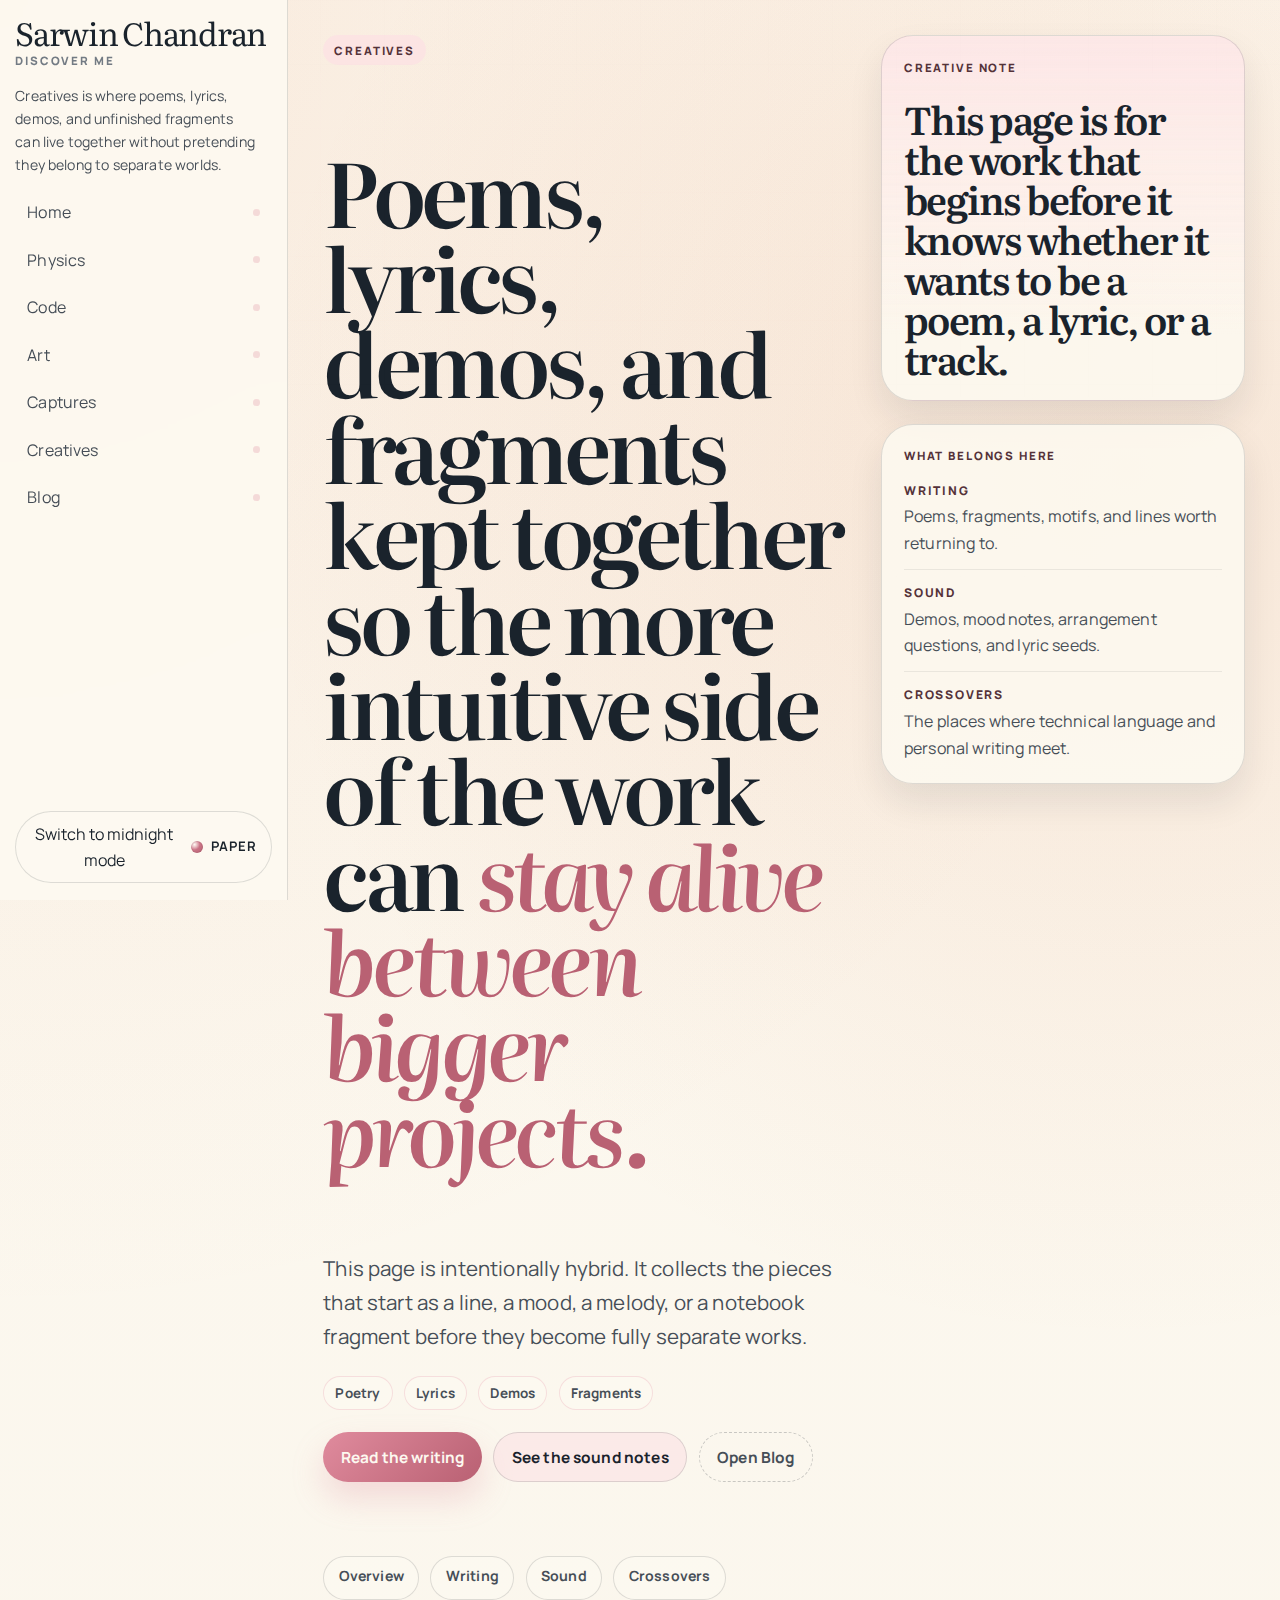
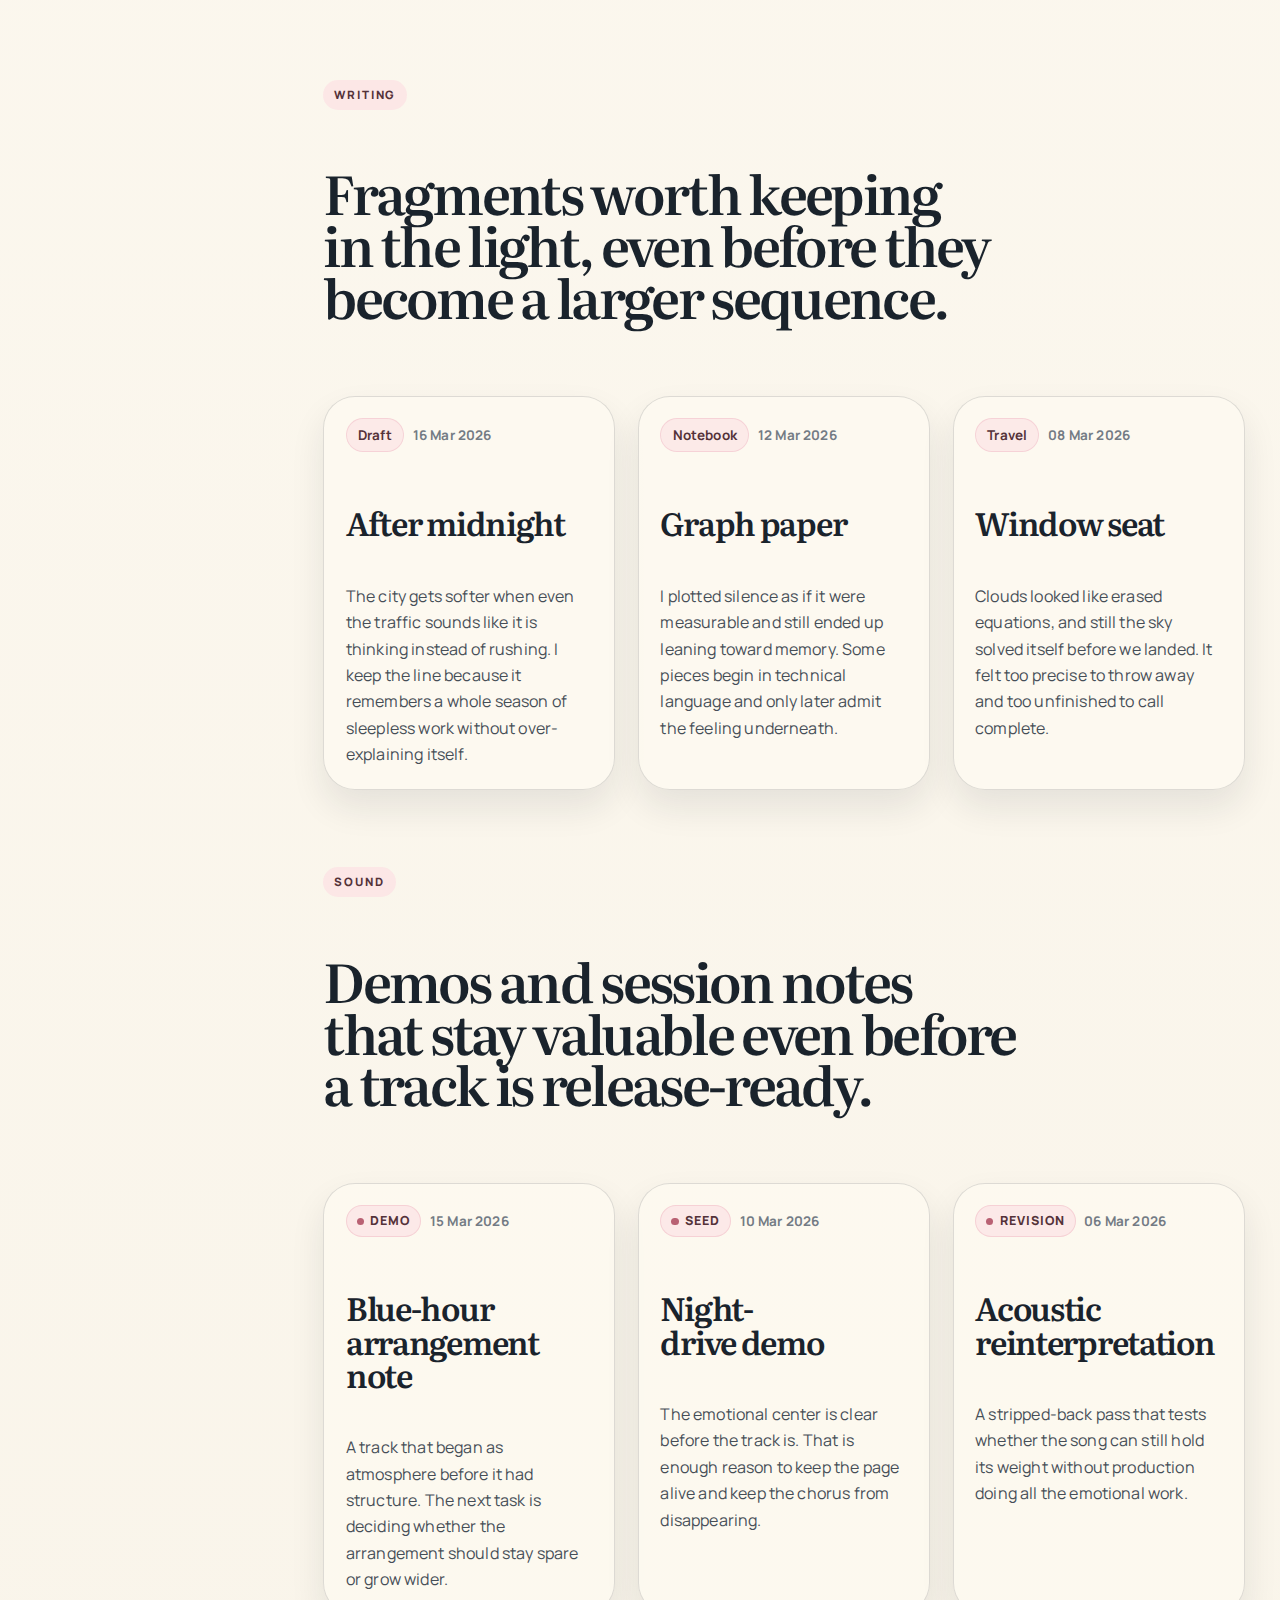
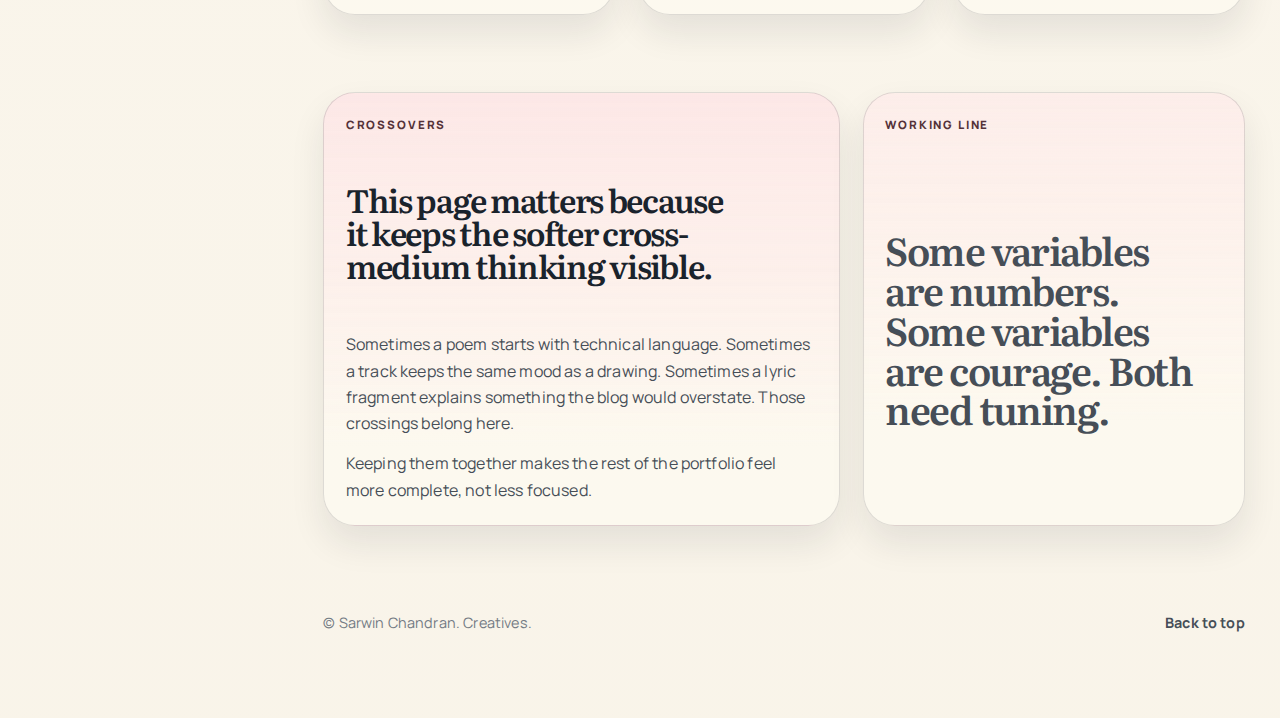
<file: creatives.html>
<!DOCTYPE html>
<html lang="en">
<head>
  <meta charset="UTF-8">
  <meta name="viewport" content="width=device-width, initial-scale=1.0">
  <meta http-equiv="X-UA-Compatible" content="IE=edge">
  <title>Creatives | Sarwin Chandran</title>
  <meta name="description" content="Creatives page of Sarwin Chandran with poems, lyrics, demos, and cross-medium fragments.">
  <meta name="color-scheme" content="light dark">
  <script>
    (function() {
      var stored = window.localStorage.getItem("sarwinTheme");
      var theme = stored || (window.matchMedia("(prefers-color-scheme: dark)").matches ? "dark" : "light");
      document.documentElement.setAttribute("data-theme", theme);
    })();
  </script>
  <link rel="preconnect" href="https://fonts.googleapis.com">
  <link rel="preconnect" href="https://fonts.gstatic.com" crossorigin>
  <link href="https://fonts.googleapis.com/css2?family=Literata:opsz,wght@7..72,400;7..72,500;7..72,600;7..72,700&family=Manrope:wght@400;500;600;700;800&display=swap" rel="stylesheet">
  <link rel="stylesheet" href="css/custom-style.css">
  <script src="js/main.js" defer></script>
</head>
<body class="page-creatives">
  <a class="skip-link" href="#main">Skip to content</a>

  <div class="site-shell">
    <header class="mobile-bar">
      <a class="mobile-brand" href="index.html">
        <strong>Sarwin Chandran</strong>
        <span>Discover Me</span>
      </a>
      <div class="mobile-actions">
        <button class="mobile-toggle" type="button" data-theme-toggle aria-label="Toggle color theme">
          <span class="theme-toggle__dot" aria-hidden="true"></span>
          <span class="sr-only" data-theme-label>Switch to midnight mode</span>
          <span class="sr-only" data-theme-state>Paper</span>
        </button>
        <button class="mobile-toggle" type="button" data-menu-toggle aria-controls="site-rail" aria-expanded="false">
          <span class="mobile-toggle__bars" aria-hidden="true"></span>
          <span class="sr-only">Toggle navigation</span>
        </button>
      </div>
    </header>

    <aside class="site-rail" id="site-rail">
      <div class="rail-inner">
        <a class="brandmark" href="index.html">
          <span class="brandmark__name">Sarwin Chandran</span>
          <span class="brandmark__tag">Discover Me</span>
        </a>

        <p class="rail-summary">Creatives is where poems, lyrics, demos, and unfinished fragments can live together without pretending they belong to separate worlds.</p>

        <nav class="site-nav" aria-label="Primary">
          <a href="index.html">Home</a>
          <a href="physics.html">Physics</a>
          <a href="codes.html">Code</a>
          <a href="artworks.html">Art</a>
          <a href="captures.html">Captures</a>
          <a href="creatives.html">Creatives</a>
          <a href="blog.html">Blog</a>
        </nav>

        <button class="theme-toggle" type="button" data-theme-toggle aria-label="Toggle color theme">
          <span data-theme-label>Switch to midnight mode</span>
          <span class="theme-toggle__status">
            <span class="theme-toggle__dot" aria-hidden="true"></span>
            <span data-theme-state>Paper</span>
          </span>
        </button>
      </div>
    </aside>

    <button class="drawer-scrim" type="button" data-drawer-close aria-label="Close navigation"></button>

    <main class="site-main" id="main">
      <article class="page">
        <section class="section" id="overview" data-reveal>
          <div class="hero-grid">
            <div class="hero-copy">
              <span class="eyebrow">Creatives</span>
              <h1 class="hero-title">Poems, lyrics, demos, and fragments kept together so the more intuitive side of the work can <em>stay alive between bigger projects.</em></h1>
              <p class="lead">This page is intentionally hybrid. It collects the pieces that start as a line, a mood, a melody, or a notebook fragment before they become fully separate works.</p>
              <div class="chip-row">
                <span class="chip">Poetry</span>
                <span class="chip">Lyrics</span>
                <span class="chip">Demos</span>
                <span class="chip">Fragments</span>
              </div>
              <div class="button-row">
                <a class="button-primary" href="#writing">Read the writing</a>
                <a class="button-secondary" href="#sound">See the sound notes</a>
                <a class="button-ghost" href="blog.html">Open Blog</a>
              </div>
            </div>

            <div class="hero-side">
              <section class="panel panel--accent">
                <span class="panel-label">Creative note</span>
                <p class="quote">This page is for the work that begins before it knows whether it wants to be a poem, a lyric, or a track.</p>
              </section>

              <section class="table-card">
                <span class="panel-label">What belongs here</span>
                <dl>
                  <div>
                    <dt>Writing</dt>
                    <dd>Poems, fragments, motifs, and lines worth returning to.</dd>
                  </div>
                  <div>
                    <dt>Sound</dt>
                    <dd>Demos, mood notes, arrangement questions, and lyric seeds.</dd>
                  </div>
                  <div>
                    <dt>Crossovers</dt>
                    <dd>The places where technical language and personal writing meet.</dd>
                  </div>
                </dl>
              </section>
            </div>
          </div>
        </section>

        <nav class="page-nav section" aria-label="On this page" data-page-nav data-reveal>
          <a href="#overview">Overview</a>
          <a href="#writing">Writing</a>
          <a href="#sound">Sound</a>
          <a href="#crossovers">Crossovers</a>
        </nav>

        <section class="section" id="writing" data-reveal>
          <header class="section-header">
            <span class="eyebrow">Writing</span>
            <h2 class="section-title">Fragments worth keeping in the light, even before they become a larger sequence.</h2>
          </header>

          <div class="poetry-grid">
            <article class="entry-card">
              <div class="entry-card__meta">
                <span class="tag">Draft</span>
                <time datetime="2026-03-16">16 Mar 2026</time>
              </div>
              <div class="entry-card__body">
                <h3 class="entry-title">After midnight</h3>
                <p class="entry-copy">The city gets softer when even the traffic sounds like it is thinking instead of rushing. I keep the line because it remembers a whole season of sleepless work without over-explaining itself.</p>
              </div>
            </article>

            <article class="entry-card">
              <div class="entry-card__meta">
                <span class="tag">Notebook</span>
                <time datetime="2026-03-12">12 Mar 2026</time>
              </div>
              <div class="entry-card__body">
                <h3 class="entry-title">Graph paper</h3>
                <p class="entry-copy">I plotted silence as if it were measurable and still ended up leaning toward memory. Some pieces begin in technical language and only later admit the feeling underneath.</p>
              </div>
            </article>

            <article class="entry-card">
              <div class="entry-card__meta">
                <span class="tag">Travel</span>
                <time datetime="2026-03-08">08 Mar 2026</time>
              </div>
              <div class="entry-card__body">
                <h3 class="entry-title">Window seat</h3>
                <p class="entry-copy">Clouds looked like erased equations, and still the sky solved itself before we landed. It felt too precise to throw away and too unfinished to call complete.</p>
              </div>
            </article>
          </div>
        </section>

        <section class="section" id="sound" data-reveal>
          <header class="section-header">
            <span class="eyebrow">Sound</span>
            <h2 class="section-title">Demos and session notes that stay valuable even before a track is release-ready.</h2>
          </header>

          <div class="music-grid">
            <article class="entry-card">
              <div class="entry-card__meta">
                <span class="entry-card__status">Demo</span>
                <time datetime="2026-03-15">15 Mar 2026</time>
              </div>
              <div class="entry-card__body">
                <h3 class="entry-title">Blue-hour arrangement note</h3>
                <p class="entry-copy">A track that began as atmosphere before it had structure. The next task is deciding whether the arrangement should stay spare or grow wider.</p>
              </div>
            </article>

            <article class="entry-card">
              <div class="entry-card__meta">
                <span class="entry-card__status">Seed</span>
                <time datetime="2026-03-10">10 Mar 2026</time>
              </div>
              <div class="entry-card__body">
                <h3 class="entry-title">Night-drive demo</h3>
                <p class="entry-copy">The emotional center is clear before the track is. That is enough reason to keep the page alive and keep the chorus from disappearing.</p>
              </div>
            </article>

            <article class="entry-card">
              <div class="entry-card__meta">
                <span class="entry-card__status">Revision</span>
                <time datetime="2026-03-06">06 Mar 2026</time>
              </div>
              <div class="entry-card__body">
                <h3 class="entry-title">Acoustic reinterpretation</h3>
                <p class="entry-copy">A stripped-back pass that tests whether the song can still hold its weight without production doing all the emotional work.</p>
              </div>
            </article>
          </div>
        </section>

        <section class="section" id="crossovers" data-reveal>
          <div class="story-grid">
            <article class="story-card panel--accent">
              <span class="panel-label">Crossovers</span>
              <h2 class="panel-title">This page matters because it keeps the softer cross-medium thinking visible.</h2>
              <div class="prose">
                <p>Sometimes a poem starts with technical language. Sometimes a track keeps the same mood as a drawing. Sometimes a lyric fragment explains something the blog would overstate. Those crossings belong here.</p>
                <p>Keeping them together makes the rest of the portfolio feel more complete, not less focused.</p>
              </div>
            </article>

            <article class="quote-card">
              <span class="panel-label">Working line</span>
              <p class="quote">Some variables are numbers. Some variables are courage. Both need tuning.</p>
            </article>
          </div>
        </section>

        <footer class="page-footer">
          <span>&copy; <span data-year></span> Sarwin Chandran. Creatives.</span>
          <a href="#overview">Back to top</a>
        </footer>
      </article>
    </main>
  </div>
</body>
</html>
</file>
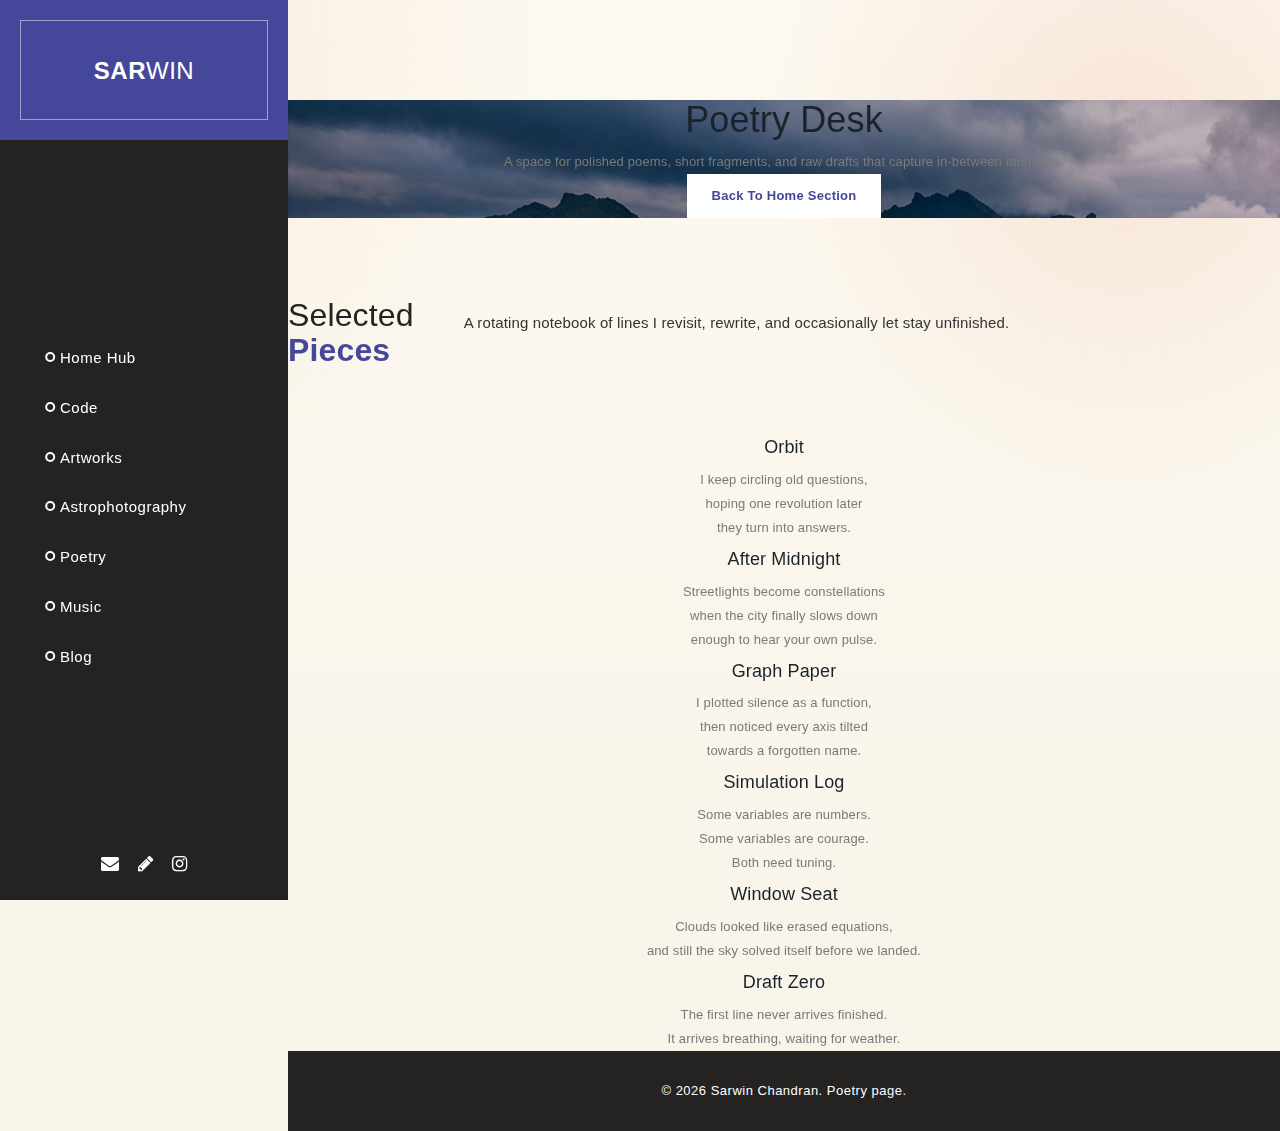
<file: poetry.html>
<!DOCTYPE html>
<html lang="en">
<head>
    <meta charset="UTF-8">
    <meta name="viewport" content="width=device-width, initial-scale=1.0">
    <meta http-equiv="X-UA-Compatible" content="IE=edge">
    <title>Poetry | Sarwin Chandran</title>
    <meta name="description" content="Dedicated page for Sarwin Chandran's poetry drafts and completed pieces.">
    <link rel="stylesheet" href="css/bootstrap.min.css">
    <link rel="stylesheet" href="css/bootstrap-theme.min.css">
    <link rel="stylesheet" href="css/fontAwesome.css">
    <link rel="stylesheet" href="css/light-box.css">
    <link rel="stylesheet" href="css/owl-carousel.css">
    <link rel="stylesheet" href="css/templatemo-style.css">
    <link rel="stylesheet" href="css/custom-style.css">
    <link href="https://fonts.googleapis.com/css?family=Open+Sans:300,400,600,700,800" rel="stylesheet">
</head>
<body>
    <header class="nav-down responsive-nav hidden-lg hidden-md">
        <button type="button" id="nav-toggle" class="navbar-toggle" data-toggle="collapse" data-target="#main-nav">
            <span class="sr-only">Toggle navigation</span>
            <span class="icon-bar"></span>
            <span class="icon-bar"></span>
            <span class="icon-bar"></span>
        </button>
        <div id="main-nav" class="collapse navbar-collapse">
            <nav>
                <ul class="nav navbar-nav">
                    <li><a href="index.html">Home</a></li>
                    <li><a href="codes.html">Code</a></li>
                    <li><a href="artworks.html">Artworks</a></li>
                    <li><a href="astrophotography.html">Astro</a></li>
                    <li><a href="poetry.html">Poetry</a></li>
                    <li><a href="music.html">Music</a></li>
                    <li><a href="blog.html">Blog</a></li>
                </ul>
            </nav>
        </div>
    </header>

    <div class="sidebar-navigation hidde-sm hidden-xs">
        <div class="logo"><a href="index.html">Sar<em>win</em></a></div>
        <nav>
            <ul>
                <li><a href="index.html"><span class="rect"></span><span class="circle"></span>Home Hub</a></li>
                <li><a href="codes.html"><span class="rect"></span><span class="circle"></span>Code</a></li>
                <li><a href="artworks.html"><span class="rect"></span><span class="circle"></span>Artworks</a></li>
                <li><a href="astrophotography.html"><span class="rect"></span><span class="circle"></span>Astrophotography</a></li>
                <li><a href="poetry.html"><span class="rect"></span><span class="circle"></span>Poetry</a></li>
                <li><a href="music.html"><span class="rect"></span><span class="circle"></span>Music</a></li>
                <li><a href="blog.html"><span class="rect"></span><span class="circle"></span>Blog</a></li>
            </ul>
        </nav>
        <ul class="social-icons">
            <li><a href="index.html#contact"><i class="fa fa-envelope"></i></a></li>
            <li><a href="blog.html"><i class="fa fa-pencil"></i></a></li>
            <li><a href="https://www.instagram.com" target="_blank" rel="noopener noreferrer"><i class="fa fa-instagram"></i></a></li>
        </ul>
    </div>

    <div class="page-content">
        <section id="top" class="content-section">
            <div class="subpage-hero" style="background-image: url('img/slide_2.jpg');">
                <div class="subpage-hero-inner">
                    <h1>Poetry Desk</h1>
                    <p>A space for polished poems, short fragments, and raw drafts that capture in-between moments.</p>
                    <div class="white-button button"><a href="index.html#poetry">Back to Home Section</a></div>
                </div>
            </div>
        </section>

        <section id="poems" class="content-section">
            <div class="subpage-content">
                <div class="section-heading">
                    <h1>Selected<br><em>Pieces</em></h1>
                    <p>A rotating notebook of lines I revisit, rewrite, and occasionally let stay unfinished.</p>
                </div>
                <div class="poem-grid">
                    <article class="poem-card">
                        <h4>Orbit</h4>
                        <p>I keep circling old questions,<br>hoping one revolution later<br>they turn into answers.</p>
                    </article>
                    <article class="poem-card">
                        <h4>After Midnight</h4>
                        <p>Streetlights become constellations<br>when the city finally slows down<br>enough to hear your own pulse.</p>
                    </article>
                    <article class="poem-card">
                        <h4>Graph Paper</h4>
                        <p>I plotted silence as a function,<br>then noticed every axis tilted<br>towards a forgotten name.</p>
                    </article>
                    <article class="poem-card">
                        <h4>Simulation Log</h4>
                        <p>Some variables are numbers.<br>Some variables are courage.<br>Both need tuning.</p>
                    </article>
                    <article class="poem-card">
                        <h4>Window Seat</h4>
                        <p>Clouds looked like erased equations,<br>and still the sky solved itself
before we landed.</p>
                    </article>
                    <article class="poem-card">
                        <h4>Draft Zero</h4>
                        <p>The first line never arrives finished.<br>It arrives breathing,
waiting for weather.</p>
                    </article>
                </div>
            </div>
        </section>

        <footer class="footer"><p>&copy; 2026 Sarwin Chandran. Poetry page.</p></footer>
    </div>

    <script src="https://ajax.googleapis.com/ajax/libs/jquery/1.11.2/jquery.min.js"></script>
    <script src="js/vendor/bootstrap.min.js"></script>
    <script src="js/plugins.js"></script>
    <script src="js/main.js"></script>
</body>
</html>
</file>
<file: css/custom-style.css>
:root {
  color-scheme: light;
  --font-display: "Literata", "Times New Roman", serif;
  --font-body: "Manrope", "Segoe UI", sans-serif;
  --paper: oklch(0.982 0.012 86);
  --paper-raised: oklch(0.968 0.015 86);
  --paper-deep: oklch(0.94 0.022 83);
  --ink: oklch(0.25 0.022 250);
  --ink-soft: oklch(0.42 0.018 250);
  --ink-faint: oklch(0.58 0.016 250);
  --line: color-mix(in oklab, var(--ink) 14%, transparent);
  --line-strong: color-mix(in oklab, var(--ink) 22%, transparent);
  --shadow-soft: 0 1.4rem 3rem color-mix(in oklab, var(--ink) 10%, transparent);
  --shadow-card: 0 1.1rem 2.2rem color-mix(in oklab, var(--ink) 9%, transparent);
  --radius-xl: 2rem;
  --radius-lg: 1.45rem;
  --radius-md: 1rem;
  --radius-sm: 0.7rem;
  --space-2xs: 0.4rem;
  --space-xs: 0.7rem;
  --space-sm: 1rem;
  --space-md: 1.4rem;
  --space-lg: clamp(1.8rem, 2vw, 2.4rem);
  --space-xl: clamp(2.5rem, 4vw, 4rem);
  --space-2xl: clamp(3.6rem, 6vw, 6rem);
  --space-3xl: clamp(4.8rem, 9vw, 8rem);
  --content-width: 79rem;
  --rail-width: 18rem;
  --ease-out: cubic-bezier(0.16, 1, 0.3, 1);
  --ease-fast: cubic-bezier(0.25, 1, 0.5, 1);
  --accent: oklch(0.68 0.135 48);
  --accent-strong: oklch(0.57 0.15 42);
  --accent-soft: oklch(0.92 0.038 62);
  --accent-ink: oklch(0.33 0.075 42);
  --wash-one: color-mix(in oklab, var(--accent) 12%, transparent);
  --wash-two: color-mix(in oklab, var(--accent) 15%, transparent);
  --surface-wash: color-mix(in oklab, var(--accent-soft) 58%, var(--paper));
  --frame-wash: linear-gradient(180deg, transparent 18%, color-mix(in oklab, var(--accent) 16%, transparent));
}

html[data-theme="dark"] {
  color-scheme: dark;
  --paper: oklch(0.2 0.018 252);
  --paper-raised: oklch(0.245 0.018 252);
  --paper-deep: oklch(0.31 0.026 252);
  --ink: oklch(0.95 0.006 90);
  --ink-soft: oklch(0.81 0.011 90);
  --ink-faint: oklch(0.67 0.015 90);
  --line: color-mix(in oklab, var(--ink) 16%, transparent);
  --line-strong: color-mix(in oklab, var(--ink) 26%, transparent);
  --shadow-soft: 0 1.8rem 3.2rem rgba(0, 0, 0, 0.3);
  --shadow-card: 0 1.1rem 2.6rem rgba(0, 0, 0, 0.26);
}

body.page-home {
  --accent: oklch(0.69 0.125 52);
  --accent-strong: oklch(0.58 0.14 47);
  --accent-soft: oklch(0.93 0.034 60);
  --accent-ink: oklch(0.35 0.07 46);
}

body.page-physics {
  --accent: oklch(0.67 0.11 243);
  --accent-strong: oklch(0.55 0.12 243);
  --accent-soft: oklch(0.91 0.028 245);
  --accent-ink: oklch(0.33 0.05 243);
}

body.page-codes {
  --accent: oklch(0.72 0.12 188);
  --accent-strong: oklch(0.59 0.125 188);
  --accent-soft: oklch(0.91 0.032 190);
  --accent-ink: oklch(0.33 0.05 192);
}

body.page-artworks {
  --accent: oklch(0.72 0.165 30);
  --accent-strong: oklch(0.6 0.17 26);
  --accent-soft: oklch(0.925 0.044 36);
  --accent-ink: oklch(0.37 0.078 25);
}

body.page-captures,
body.page-astro {
  --accent: oklch(0.69 0.105 270);
  --accent-strong: oklch(0.57 0.115 270);
  --accent-soft: oklch(0.91 0.029 272);
  --accent-ink: oklch(0.34 0.05 266);
}

body.page-creatives,
body.page-poetry {
  --accent: oklch(0.73 0.105 6);
  --accent-strong: oklch(0.6 0.115 8);
  --accent-soft: oklch(0.93 0.032 10);
  --accent-ink: oklch(0.36 0.05 6);
}

body.page-music {
  --accent: oklch(0.74 0.11 94);
  --accent-strong: oklch(0.61 0.11 90);
  --accent-soft: oklch(0.93 0.035 98);
  --accent-ink: oklch(0.36 0.05 92);
}

body.page-blog {
  --accent: oklch(0.71 0.09 150);
  --accent-strong: oklch(0.58 0.09 150);
  --accent-soft: oklch(0.92 0.028 156);
  --accent-ink: oklch(0.35 0.048 152);
}

body.page-heart {
  --accent: oklch(0.72 0.16 8);
  --accent-strong: oklch(0.61 0.17 8);
  --accent-soft: oklch(0.93 0.045 12);
  --accent-ink: oklch(0.37 0.07 8);
}

*,
*::before,
*::after {
  box-sizing: border-box;
}

html {
  scroll-behavior: smooth;
  scroll-padding-top: 6rem;
}

body {
  margin: 0;
  min-width: 320px;
  font-family: var(--font-body);
  line-height: 1.65;
  letter-spacing: 0.01em;
  color: var(--ink);
  background:
    radial-gradient(circle at top left, var(--wash-one), transparent 32%),
    radial-gradient(circle at 88% 12%, var(--wash-two), transparent 24%),
    linear-gradient(180deg, var(--paper), var(--paper-raised));
  overflow-x: clip;
}

body::before {
  content: "";
  position: fixed;
  inset: 0;
  pointer-events: none;
  background-image:
    linear-gradient(color-mix(in oklab, var(--accent) 6%, transparent) 1px, transparent 1px),
    linear-gradient(90deg, color-mix(in oklab, var(--accent) 6%, transparent) 1px, transparent 1px);
  background-size: 4rem 4rem;
  opacity: 0.33;
  mask-image: linear-gradient(180deg, rgba(0, 0, 0, 0.48), transparent 86%);
}

body.nav-open {
  overflow: hidden;
}

img {
  display: block;
  max-width: 100%;
  height: auto;
}

button,
input,
textarea,
select {
  font: inherit;
}

button {
  border: 0;
  background: none;
  color: inherit;
}

a {
  color: inherit;
  text-decoration: none;
}

p,
ul,
ol,
blockquote,
figure,
dl,
dd {
  margin: 0;
}

ul,
ol {
  padding: 0;
}

::selection {
  background: color-mix(in oklab, var(--accent) 28%, transparent);
}

:focus-visible {
  outline: 3px solid color-mix(in oklab, var(--accent) 70%, white 12%);
  outline-offset: 3px;
}

.skip-link {
  position: absolute;
  left: 1rem;
  top: -5rem;
  z-index: 90;
  padding: 0.7rem 1rem;
  border-radius: 999px;
  background: var(--accent-strong);
  color: var(--paper);
  transition: top 180ms var(--ease-fast);
}

.skip-link:focus-visible {
  top: 1rem;
  outline: none;
}

.site-shell {
  display: grid;
  grid-template-columns: minmax(0, var(--rail-width)) minmax(0, 1fr);
  min-height: 100vh;
}

.mobile-bar {
  display: none;
  position: fixed;
  inset: 0 0 auto 0;
  z-index: 65;
  align-items: center;
  justify-content: space-between;
  gap: 0.75rem;
  min-height: 4.5rem;
  padding: 0.9rem 1rem;
  background: color-mix(in oklab, var(--paper) 84%, transparent);
  border-bottom: 1px solid var(--line);
  backdrop-filter: blur(18px);
}

.mobile-brand {
  min-width: 0;
  flex: 1 1 auto;
  display: grid;
  gap: 0.1rem;
}

.mobile-actions {
  display: inline-flex;
  align-items: center;
  gap: 0.55rem;
  flex: 0 0 auto;
}

.mobile-brand strong,
.brandmark__name {
  font-family: var(--font-display);
  font-size: clamp(1.5rem, 3vw, 2rem);
  line-height: 1;
  letter-spacing: -0.04em;
}

.mobile-brand span,
.brandmark__tag {
  font-size: 0.72rem;
  font-weight: 800;
  letter-spacing: 0.16em;
  text-transform: uppercase;
  color: var(--ink-faint);
}

.mobile-toggle {
  display: inline-flex;
  align-items: center;
  justify-content: center;
  min-width: 2.9rem;
  min-height: 2.9rem;
  padding: 0;
  border-radius: 999px;
  border: 1px solid var(--line);
  background: color-mix(in oklab, var(--paper) 80%, transparent);
}

.mobile-toggle__bars,
.mobile-toggle__bars::before,
.mobile-toggle__bars::after {
  display: block;
  width: 1.15rem;
  height: 2px;
  border-radius: 999px;
  background: currentColor;
  transition: transform 220ms var(--ease-out), opacity 220ms ease;
  content: "";
}

.mobile-toggle__bars {
  position: relative;
}

.mobile-toggle__bars::before {
  position: absolute;
  top: -0.38rem;
  left: 0;
}

.mobile-toggle__bars::after {
  position: absolute;
  top: 0.38rem;
  left: 0;
}

body.nav-open .mobile-toggle__bars {
  transform: rotate(45deg);
}

body.nav-open .mobile-toggle__bars::before {
  transform: rotate(90deg) translateX(0.01rem);
  top: 0;
}

body.nav-open .mobile-toggle__bars::after {
  opacity: 0;
}

.drawer-scrim {
  display: none;
}

.site-rail {
  position: sticky;
  top: 0;
  height: 100vh;
  padding: 1rem 0.95rem 1.05rem;
  border-right: 1px solid var(--line);
  background: color-mix(in oklab, var(--paper) 89%, transparent);
  backdrop-filter: blur(18px);
  overflow: hidden;
}

.rail-inner {
  min-height: 100%;
  display: flex;
  flex-direction: column;
  gap: 0.85rem;
}

.brandmark {
  display: grid;
  gap: 0.2rem;
}

.rail-summary {
  order: 1;
  max-width: 15rem;
  font-size: 0.88rem;
  color: var(--ink-soft);
}

.theme-toggle {
  display: inline-flex;
  align-items: center;
  justify-content: space-between;
  gap: 0.75rem;
  min-height: 3rem;
  width: 100%;
  padding: 0.55rem 0.85rem;
  border-radius: 999px;
  border: 1px solid var(--line);
  background: color-mix(in oklab, var(--paper) 82%, transparent);
  color: var(--ink);
  cursor: pointer;
  transition:
    transform 180ms var(--ease-out),
    border-color 180ms ease,
    background 180ms ease;
}

.theme-toggle:hover {
  transform: translateY(-1px);
  border-color: var(--line-strong);
}

.theme-toggle__status {
  display: inline-flex;
  align-items: center;
  gap: 0.5rem;
  font-size: 0.82rem;
  font-weight: 700;
  letter-spacing: 0.08em;
  text-transform: uppercase;
}

.theme-toggle__dot {
  width: 0.75rem;
  height: 0.75rem;
  border-radius: 50%;
  background:
    radial-gradient(circle at 30% 30%, color-mix(in oklab, var(--paper) 75%, white), transparent 44%),
    linear-gradient(135deg, var(--accent), var(--accent-strong));
  box-shadow: inset 0 0 0 1px color-mix(in oklab, var(--ink) 10%, transparent);
}

.site-nav {
  order: 2;
  display: grid;
  gap: 0.22rem;
}

.site-nav a {
  display: flex;
  align-items: center;
  justify-content: space-between;
  gap: 0.7rem;
  min-height: 2.55rem;
  padding: 0.55rem 0.75rem;
  border-radius: 999px;
  color: var(--ink-soft);
  transition:
    color 180ms ease,
    background 180ms ease,
    transform 180ms var(--ease-out);
}

.site-nav a::after {
  content: "";
  width: 0.42rem;
  height: 0.42rem;
  border-radius: 50%;
  background: color-mix(in oklab, var(--accent) 28%, transparent);
  transition: background 180ms ease, transform 180ms var(--ease-out);
}

.site-nav a:hover,
.site-nav a.is-current,
.site-nav a[aria-current="page"] {
  color: var(--ink);
  background: color-mix(in oklab, var(--accent-soft) 72%, transparent);
  transform: translateX(0.1rem);
}

.site-nav a:hover::after,
.site-nav a.is-current::after,
.site-nav a[aria-current="page"]::after {
  background: var(--accent-strong);
  transform: scale(1.15);
}

.rail-panel,
.rail-links {
  display: grid;
  gap: 0.8rem;
  padding: 0.85rem 0.9rem;
  border-radius: var(--radius-lg);
  border: 1px solid var(--line);
  background: var(--surface-wash);
  box-shadow: var(--shadow-card);
}

.panel-label {
  font-size: 0.72rem;
  font-weight: 800;
  letter-spacing: 0.16em;
  text-transform: uppercase;
  color: var(--accent-ink);
}

.rail-panel p,
.rail-links p {
  font-size: 0.95rem;
  color: var(--ink-soft);
}

.rail-panel {
  display: none;
}

.rail-links {
  order: 3;
  margin-top: 0;
  gap: 0.6rem;
}

.rail-inner > .theme-toggle {
  order: 4;
  margin-top: auto;
}

.rail-links__row {
  display: flex;
  flex-wrap: wrap;
  gap: 0.65rem;
}

.rail-chip {
  display: inline-flex;
  align-items: center;
  min-height: 2.75rem;
  padding: 0.3rem 0.8rem;
  border-radius: 999px;
  border: 1px solid var(--line);
  background: color-mix(in oklab, var(--paper) 82%, transparent);
  font-size: 0.88rem;
  font-weight: 700;
  transition: transform 180ms var(--ease-out), border-color 180ms ease;
}

.rail-chip:hover {
  transform: translateY(-1px);
  border-color: var(--line-strong);
}

.site-main {
  min-width: 0;
  padding: clamp(1.3rem, 3vw, 2.2rem);
}

.page {
  width: min(100%, var(--content-width));
  margin: 0 auto;
  display: grid;
  gap: var(--space-2xl);
}

.section {
  min-width: 0;
  display: grid;
  gap: var(--space-lg);
  scroll-margin-top: 7rem;
}

.section-header {
  display: grid;
  gap: 0.75rem;
  max-width: 48rem;
}

.section-intro {
  max-width: 43rem;
  color: var(--ink-soft);
}

.eyebrow {
  display: inline-flex;
  align-items: center;
  gap: 0.5rem;
  width: fit-content;
  padding: 0.35rem 0.7rem;
  border-radius: 999px;
  background: color-mix(in oklab, var(--accent-soft) 72%, transparent);
  color: var(--accent-ink);
  font-size: 0.72rem;
  font-weight: 800;
  letter-spacing: 0.16em;
  text-transform: uppercase;
}

.section-title,
.hero-title {
  font-family: var(--font-display);
  font-weight: 600;
  line-height: 0.97;
  letter-spacing: -0.05em;
  text-wrap: balance;
}

.hero-title {
  font-size: clamp(3rem, 7vw, 5.5rem);
  max-width: 12ch;
}

.section-title {
  font-size: clamp(2rem, 4.6vw, 3.35rem);
}

.hero-title em,
.section-title em,
.quote em {
  color: var(--accent-strong);
  font-style: italic;
}

.lead {
  max-width: 41rem;
  font-size: clamp(1.04rem, 1.8vw, 1.28rem);
  color: var(--ink-soft);
}

.support,
.section-copy {
  max-width: 43rem;
  color: var(--ink-soft);
}

.hero-grid,
.split-grid,
.contact-grid {
  display: grid;
  grid-template-columns: minmax(0, 1.18fr) minmax(18rem, 0.82fr);
  gap: clamp(1.4rem, 3vw, 2.2rem);
  align-items: start;
}

.hero-copy,
.hero-side,
.stack {
  min-width: 0;
  display: grid;
  gap: var(--space-md);
}

.chip-row,
.tag-row,
.button-row,
.page-nav {
  display: flex;
  flex-wrap: wrap;
  gap: 0.7rem;
}

.chip,
.tag {
  display: inline-flex;
  align-items: center;
  min-height: 2rem;
  padding: 0.3rem 0.7rem;
  border-radius: 999px;
  border: 1px solid color-mix(in oklab, var(--accent) 24%, transparent);
  background: color-mix(in oklab, var(--paper) 80%, transparent);
  color: var(--ink-soft);
  font-size: 0.84rem;
  font-weight: 700;
}

.tag {
  color: var(--accent-ink);
  background: color-mix(in oklab, var(--accent-soft) 62%, transparent);
}

.button-primary,
.button-secondary,
.button-ghost {
  display: inline-flex;
  align-items: center;
  justify-content: center;
  min-height: 3rem;
  padding: 0.7rem 1.1rem;
  border-radius: 999px;
  font-size: 0.96rem;
  font-weight: 700;
  transition:
    transform 180ms var(--ease-out),
    border-color 180ms ease,
    background 180ms ease,
    color 180ms ease,
    box-shadow 180ms ease;
}

.button-primary {
  background: linear-gradient(135deg, var(--accent), var(--accent-strong));
  color: var(--paper);
  box-shadow: 0 1rem 2rem color-mix(in oklab, var(--accent) 28%, transparent);
}

.button-secondary {
  border: 1px solid var(--line);
  background: color-mix(in oklab, var(--accent-soft) 54%, transparent);
  color: var(--ink);
}

.button-ghost {
  border: 1px dashed var(--line-strong);
  background: transparent;
  color: var(--ink-soft);
}

.button-primary:hover,
.button-secondary:hover,
.button-ghost:hover {
  transform: translateY(-2px);
}

.page-nav {
  margin-top: -0.2rem;
  padding-bottom: 0.2rem;
  overflow-x: auto;
  scrollbar-width: none;
}

.page-nav::-webkit-scrollbar {
  display: none;
}

.page-nav a {
  flex: 0 0 auto;
  min-height: 2.75rem;
  padding: 0.45rem 0.9rem;
  border-radius: 999px;
  border: 1px solid var(--line);
  background: color-mix(in oklab, var(--paper) 80%, transparent);
  color: var(--ink-soft);
  font-size: 0.88rem;
  font-weight: 700;
  transition: transform 180ms var(--ease-out), color 180ms ease, background 180ms ease;
}

.page-nav a:hover,
.page-nav a.is-active {
  color: var(--ink);
  background: color-mix(in oklab, var(--accent-soft) 74%, transparent);
  transform: translateY(-1px);
}

.panel,
.card,
.story-card,
.entry-card,
.feature-card,
.discipline-card,
.gallery-card,
.metric-card,
.note-card,
.quote-card,
.table-card,
.heart-card {
  min-width: 0;
  display: grid;
  gap: var(--space-md);
  padding: clamp(1rem, 2vw, 1.35rem);
  border-radius: var(--radius-xl);
  border: 1px solid var(--line);
  background: color-mix(in oklab, var(--paper) 86%, transparent);
  box-shadow: var(--shadow-card);
  overflow: clip;
}

.panel--accent,
.card--accent {
  background:
    linear-gradient(180deg, color-mix(in oklab, var(--accent-soft) 70%, transparent), transparent 82%),
    color-mix(in oklab, var(--paper) 86%, transparent);
}

.panel-title,
.card-title,
.entry-title,
.feature-title,
.discipline-card__title,
.quote {
  font-family: var(--font-display);
  font-weight: 600;
  line-height: 1.04;
  letter-spacing: -0.04em;
  text-wrap: balance;
}

.panel-title,
.card-title,
.entry-title,
.feature-title,
.discipline-card__title {
  font-size: clamp(1.4rem, 2.5vw, 2rem);
}

.card-kicker,
.entry-meta,
.discipline-card__number,
.meta-row,
.ledger-key {
  font-size: 0.74rem;
  font-weight: 800;
  letter-spacing: 0.14em;
  text-transform: uppercase;
}

.card-kicker,
.discipline-card__number,
.meta-row,
.ledger-key {
  color: var(--accent-ink);
}

.card-copy,
.entry-copy,
.discipline-card p,
.metric-card p,
.note-card p,
.quote-card p {
  color: var(--ink-soft);
}

.discipline-grid,
.feature-grid {
  display: grid;
  grid-template-columns: repeat(12, minmax(0, 1fr));
  gap: var(--space-md);
  container-type: inline-size;
}

.discipline-card {
  grid-column: span 4;
  align-content: start;
}

.discipline-card--wide,
.feature-card--wide {
  grid-column: span 6;
}

.feature-card {
  grid-column: span 6;
  align-content: start;
}

.feature-card__body,
.discipline-card__body,
.entry-card__body {
  display: grid;
  gap: 0.7rem;
}

.feature-card__footer,
.discipline-card__footer {
  display: flex;
  flex-wrap: wrap;
  gap: 0.7rem;
  align-items: center;
  justify-content: space-between;
}

.link-inline {
  display: inline-flex;
  align-items: center;
  gap: 0.45rem;
  font-weight: 700;
  color: var(--accent-ink);
}

.link-inline::after {
  content: "->";
  transition: transform 180ms var(--ease-out);
}

.link-inline:hover::after {
  transform: translateX(0.2rem);
}

.figure-frame,
.gallery-card__frame,
.hero-frame {
  position: relative;
  isolation: isolate;
  overflow: clip;
  border-radius: calc(var(--radius-lg) - 0.15rem);
  border: 1px solid color-mix(in oklab, var(--ink) 10%, transparent);
  background: color-mix(in oklab, var(--paper-deep) 56%, transparent);
}

.figure-frame::after,
.gallery-card__frame::after,
.hero-frame::after {
  content: "";
  position: absolute;
  inset: 0;
  pointer-events: none;
  background: var(--frame-wash);
}

.figure-frame {
  aspect-ratio: 1.18;
}

.figure-frame img,
.gallery-card__frame img,
.hero-frame img {
  width: 100%;
  height: 100%;
  object-fit: cover;
  transition: transform 420ms var(--ease-out), filter 220ms ease;
}

.feature-card:hover img,
.gallery-card:hover img {
  transform: scale(1.04);
}

.signal-grid,
.metric-grid,
.story-grid,
.text-grid,
.gallery-grid,
.entry-grid,
.music-grid,
.poetry-grid {
  display: grid;
  gap: var(--space-md);
}

.signal-grid,
.metric-grid {
  grid-template-columns: repeat(2, minmax(0, 1fr));
}

.gallery-grid {
  grid-template-columns: repeat(auto-fit, minmax(15rem, 1fr));
}

.entry-grid,
.music-grid,
.poetry-grid {
  grid-template-columns: repeat(auto-fit, minmax(17rem, 1fr));
}

.signal,
.metric-card {
  min-width: 0;
  display: grid;
  gap: 0.45rem;
  padding: 0.9rem 1rem;
  border-radius: var(--radius-md);
  border: 1px solid color-mix(in oklab, var(--ink) 9%, transparent);
  background: color-mix(in oklab, var(--paper) 82%, transparent);
}

.signal span,
.metric-card span,
.timeline-date {
  color: var(--ink-faint);
  font-size: 0.82rem;
  font-weight: 700;
}

.signal strong,
.metric-card strong {
  font-size: 1rem;
  line-height: 1.35;
}

.orbit-panel {
  position: relative;
  overflow: clip;
}

.orbit-field {
  position: relative;
  min-height: 15rem;
  border-radius: calc(var(--radius-lg) - 0.15rem);
  border: 1px solid color-mix(in oklab, var(--ink) 10%, transparent);
  background:
    radial-gradient(circle at 50% 50%, color-mix(in oklab, var(--accent) 14%, transparent), transparent 48%),
    linear-gradient(180deg, color-mix(in oklab, var(--paper-deep) 70%, transparent), transparent);
}

.orbit-field::before,
.orbit-field::after,
.orbit-ring {
  content: "";
  position: absolute;
  inset: 50% auto auto 50%;
  border-radius: 50%;
  border: 1px solid color-mix(in oklab, var(--accent) 24%, transparent);
  transform: translate(-50%, -50%);
}

.orbit-field::before {
  width: 5.5rem;
  height: 5.5rem;
}

.orbit-field::after {
  width: 10rem;
  height: 10rem;
}

.orbit-ring {
  width: 15rem;
  height: 15rem;
}

.orbit-core {
  position: absolute;
  inset: 50% auto auto 50%;
  display: grid;
  place-items: center;
  width: 2.6rem;
  height: 2.6rem;
  border-radius: 50%;
  background: linear-gradient(135deg, var(--accent), var(--accent-strong));
  box-shadow: 0 0 0 0.4rem color-mix(in oklab, var(--accent) 20%, transparent);
  transform: translate(-50%, -50%);
}

.orbit-point {
  position: absolute;
  width: 0.85rem;
  height: 0.85rem;
  border-radius: 50%;
  background: color-mix(in oklab, var(--accent) 70%, var(--paper));
  box-shadow: 0 0 0 0.18rem color-mix(in oklab, var(--accent) 15%, transparent);
}

.orbit-point--one {
  top: 20%;
  left: 67%;
}

.orbit-point--two {
  top: 61%;
  left: 22%;
}

.orbit-point--three {
  top: 79%;
  left: 72%;
}

.orbit-notes {
  position: absolute;
  inset: auto 1rem 1rem 1rem;
  display: flex;
  justify-content: space-between;
  gap: 0.7rem;
  font-size: 0.76rem;
  font-weight: 800;
  letter-spacing: 0.12em;
  text-transform: uppercase;
  color: var(--ink-faint);
}

.media-pair {
  display: grid;
  grid-template-columns: repeat(2, minmax(0, 1fr));
  gap: var(--space-md);
}

.snapshot {
  display: grid;
  gap: 0.75rem;
}

.snapshot figcaption {
  color: var(--ink-soft);
  font-size: 0.92rem;
}

.list-clean,
.timeline,
.ledger,
.seed-list {
  display: grid;
  gap: 0.9rem;
  list-style: none;
}

.list-clean li,
.seed-list li {
  display: grid;
  gap: 0.25rem;
}

.timeline-item {
  display: grid;
  grid-template-columns: minmax(5.6rem, auto) minmax(0, 1fr);
  gap: 0.9rem;
  align-items: start;
}

.timeline-body {
  display: grid;
  gap: 0.35rem;
  min-width: 0;
}

.timeline-body strong {
  font-size: 1.02rem;
  line-height: 1.35;
}

.timeline-body p {
  color: var(--ink-soft);
}

.meta-pair {
  display: grid;
  gap: 0.9rem;
}

.ledger {
  gap: 0.75rem;
}

.ledger li {
  display: grid;
  grid-template-columns: minmax(7rem, 9rem) minmax(0, 1fr);
  gap: 0.8rem;
  align-items: start;
}

.ledger-value {
  color: var(--ink-soft);
}

.note-card {
  gap: 0.8rem;
}

.quote-card {
  background:
    linear-gradient(180deg, color-mix(in oklab, var(--accent-soft) 48%, transparent), transparent 76%),
    color-mix(in oklab, var(--paper) 86%, transparent);
}

.quote {
  font-size: clamp(1.55rem, 3vw, 2.45rem);
}

.story-grid {
  grid-template-columns: 1.15fr 0.85fr;
}

.story-card,
.entry-card {
  align-content: start;
}

.entry-card__meta {
  display: flex;
  flex-wrap: wrap;
  gap: 0.55rem;
  align-items: center;
}

.entry-card__meta time {
  color: var(--ink-faint);
  font-size: 0.84rem;
  font-weight: 700;
}

.entry-card__status {
  display: inline-flex;
  align-items: center;
  gap: 0.4rem;
  width: fit-content;
  padding: 0.28rem 0.62rem;
  border-radius: 999px;
  border: 1px solid color-mix(in oklab, var(--accent) 26%, transparent);
  background: color-mix(in oklab, var(--accent-soft) 66%, transparent);
  font-size: 0.78rem;
  font-weight: 800;
  letter-spacing: 0.08em;
  text-transform: uppercase;
  color: var(--accent-ink);
}

.entry-card__status::before {
  content: "";
  width: 0.45rem;
  height: 0.45rem;
  border-radius: 50%;
  background: var(--accent-strong);
}

.gallery-card {
  padding: 0;
}

.gallery-card button {
  width: 100%;
  display: grid;
  gap: 0;
  padding: 0;
  color: inherit;
  cursor: pointer;
  text-align: left;
}

.gallery-card__frame {
  aspect-ratio: 0.95;
  border: 0;
  border-bottom: 1px solid var(--line);
  border-radius: var(--radius-xl) var(--radius-xl) 0 0;
}

.gallery-card__content {
  display: grid;
  gap: 0.7rem;
  padding: 1rem 1rem 1.15rem;
}

.gallery-card__content p {
  color: var(--ink-soft);
}

.art-grid {
  display: grid;
  grid-template-columns: repeat(12, minmax(0, 1fr));
  gap: clamp(0.8rem, 1.7vw, 1.2rem);
  grid-auto-flow: dense;
  align-items: start;
}

.art-card {
  padding: 0;
  border-radius: 1rem;
  transition: transform 240ms var(--ease-out), box-shadow 240ms ease, border-color 200ms ease;
  background:
    linear-gradient(180deg, color-mix(in oklab, var(--accent-soft) 44%, transparent), transparent 28%),
    color-mix(in oklab, var(--paper) 88%, transparent);
}

.art-card:hover {
  transform: translateY(-0.2rem);
  box-shadow: 0 1.4rem 2.8rem color-mix(in oklab, var(--ink) 12%, transparent);
  border-color: color-mix(in oklab, var(--accent) 24%, var(--line));
}

.art-card--portrait {
  grid-column: span 3;
}

.art-card--landscape {
  grid-column: span 6;
}

.art-card button {
  width: 100%;
  display: grid;
  gap: 0;
  padding: 0;
  border: 0;
  color: inherit;
  background: none;
  cursor: pointer;
  text-align: left;
}

.art-card button:focus-visible {
  outline: 2px solid var(--accent-strong);
  outline-offset: 0.2rem;
}

.art-card__frame {
  position: relative;
  isolation: isolate;
  overflow: clip;
  border-bottom: 1px solid var(--line);
  border-radius: 0;
  background: color-mix(in oklab, var(--paper-deep) 58%, transparent);
}

.art-card__frame::after {
  content: "";
  position: absolute;
  inset: 0;
  pointer-events: none;
  background: linear-gradient(180deg, transparent 20%, color-mix(in oklab, var(--accent) 10%, transparent));
}

.art-card__frame--portrait {
  aspect-ratio: 3508 / 4961;
}

.art-card__frame--landscape {
  aspect-ratio: 4961 / 3508;
}

.art-card__frame img {
  width: 100%;
  height: 100%;
  object-fit: cover;
  transition: transform 420ms var(--ease-out), filter 220ms ease;
}

.art-card:hover img {
  transform: scale(1.035);
}

.art-card__meta {
  display: grid;
  gap: 0.55rem;
  padding: 0.9rem 1rem 1.05rem;
}

.art-card__eyebrow {
  display: inline-flex;
  width: fit-content;
  padding: 0.24rem 0.55rem;
  border-radius: 999px;
  background: color-mix(in oklab, var(--accent-soft) 64%, transparent);
  color: var(--accent-ink);
  font-size: 0.72rem;
  font-weight: 800;
  letter-spacing: 0.13em;
  text-transform: uppercase;
}

.art-card .card-title {
  font-size: clamp(1.15rem, 1.65vw, 1.55rem);
}

.art-card p {
  color: var(--ink-soft);
  font-size: 0.93rem;
  line-height: 1.55;
}

.art-grid--icons .art-card {
  grid-column: span 6;
}

.kirigami-grid {
  display: grid;
  grid-template-columns: minmax(0, 1fr) minmax(18rem, 0.78fr);
  gap: var(--space-md);
  align-items: start;
}

.kirigami-placeholder {
  min-width: 0;
  display: grid;
  padding: 0;
  border-radius: 1rem;
  border: 1px solid color-mix(in oklab, var(--accent) 18%, var(--line));
  background:
    linear-gradient(180deg, color-mix(in oklab, var(--accent-soft) 48%, transparent), transparent 30%),
    color-mix(in oklab, var(--paper) 88%, transparent);
  box-shadow: var(--shadow-card);
  overflow: clip;
}

.kirigami-placeholder__frame {
  aspect-ratio: 1;
  display: grid;
  align-content: end;
  gap: 0.65rem;
  padding: clamp(1rem, 3vw, 1.6rem);
  background:
    linear-gradient(135deg, color-mix(in oklab, var(--accent-soft) 36%, transparent), transparent 52%),
    repeating-linear-gradient(0deg, transparent 0 1.6rem, color-mix(in oklab, var(--accent) 5%, transparent) 1.6rem 1.68rem),
    color-mix(in oklab, var(--paper-deep) 42%, transparent);
}

.kirigami-placeholder__label {
  display: inline-flex;
  width: fit-content;
  padding: 0.25rem 0.55rem;
  border-radius: 999px;
  background: color-mix(in oklab, var(--paper) 82%, transparent);
  color: var(--accent-ink);
  font-size: 0.72rem;
  font-weight: 800;
  letter-spacing: 0.14em;
  text-transform: uppercase;
}

.kirigami-placeholder h3 {
  margin: 0;
  font-family: var(--font-display);
  font-size: clamp(1.7rem, 3vw, 2.35rem);
  line-height: 1.02;
  letter-spacing: -0.04em;
}

.kirigami-placeholder p {
  max-width: 28rem;
  color: var(--ink-soft);
}

.table-card {
  gap: 0.95rem;
}

.table-card dl {
  display: grid;
  gap: 0.8rem;
}

.table-card div {
  display: grid;
  gap: 0.2rem;
  padding-bottom: 0.8rem;
  border-bottom: 1px solid color-mix(in oklab, var(--ink) 8%, transparent);
}

.table-card div:last-child {
  padding-bottom: 0;
  border-bottom: 0;
}

.table-card dt {
  font-size: 0.75rem;
  font-weight: 800;
  letter-spacing: 0.15em;
  text-transform: uppercase;
  color: var(--accent-ink);
}

.table-card dd {
  color: var(--ink-soft);
}

.page-footer {
  display: flex;
  flex-wrap: wrap;
  align-items: center;
  justify-content: space-between;
  gap: 0.9rem;
  padding: 0.5rem 0 3rem;
  color: var(--ink-faint);
  font-size: 0.9rem;
}

.page-footer a {
  font-weight: 700;
  color: var(--ink-soft);
}

.viewer {
  position: fixed;
  inset: 0;
  z-index: 85;
  display: grid;
  place-items: center;
  padding: 1rem;
  background: color-mix(in oklab, var(--paper) 24%, rgba(15, 18, 29, 0.78));
  backdrop-filter: blur(18px);
  opacity: 0;
  pointer-events: none;
  transition: opacity 240ms ease;
}

.viewer.is-open {
  opacity: 1;
  pointer-events: auto;
}

.viewer__panel {
  width: min(70rem, 100%);
  max-height: calc(100vh - 2rem);
  display: grid;
  gap: 1rem;
  padding: 1rem;
  border-radius: var(--radius-xl);
  border: 1px solid var(--line);
  background: color-mix(in oklab, var(--paper) 88%, transparent);
  box-shadow: var(--shadow-soft);
}

.viewer__header {
  display: flex;
  align-items: start;
  justify-content: space-between;
  gap: 1rem;
}

.viewer__header h2 {
  margin: 0;
  font-family: var(--font-display);
  font-size: clamp(1.5rem, 3vw, 2rem);
  line-height: 1.05;
  letter-spacing: -0.04em;
}

.viewer__header p {
  max-width: 50rem;
  color: var(--ink-soft);
}

.viewer__close {
  display: inline-flex;
  align-items: center;
  justify-content: center;
  min-width: 2.9rem;
  min-height: 2.9rem;
  border-radius: 999px;
  border: 1px solid var(--line);
  background: color-mix(in oklab, var(--paper) 80%, transparent);
  cursor: pointer;
}

.viewer__body {
  overflow: auto;
}

.viewer__body img {
  width: 100%;
  height: auto;
  border-radius: calc(var(--radius-lg) - 0.1rem);
  border: 1px solid color-mix(in oklab, var(--ink) 10%, transparent);
}

body.is-locked {
  overflow: hidden;
}

body.page-artworks .viewer {
  padding: clamp(0.75rem, 2vw, 1.2rem);
  background: color-mix(in oklab, var(--paper) 10%, rgba(8, 10, 16, 0.84));
  backdrop-filter: blur(22px) saturate(1.04);
}

body.page-artworks .viewer__panel {
  position: relative;
  width: min(84rem, 100%);
  max-height: calc(100vh - 2rem);
  grid-template-columns: minmax(0, 1.3fr) minmax(18rem, 0.72fr);
  gap: 0;
  padding: 0;
  overflow: hidden;
  border-color: color-mix(in oklab, var(--accent) 12%, var(--line));
  background: color-mix(in oklab, var(--paper) 92%, transparent);
  transform: translateY(0.95rem) scale(0.985);
  transition: transform 360ms var(--ease-out), opacity 220ms ease;
}

body.page-artworks .viewer.is-open .viewer__panel {
  transform: none;
}

body.page-artworks .viewer__media {
  position: relative;
  isolation: isolate;
  min-height: min(74vh, 46rem);
  display: grid;
  place-items: center;
  overflow: hidden;
  background: color-mix(in oklab, var(--paper-deep) 54%, transparent);
}

body.page-artworks .viewer__blur {
  position: absolute;
  inset: -2rem;
  background-position: center;
  background-size: cover;
  filter: blur(44px) saturate(1.18);
  transform: scale(1.1);
  opacity: 0.56;
}

body.page-artworks .viewer__media::after {
  content: "";
  position: absolute;
  inset: 0;
  pointer-events: none;
  background:
    radial-gradient(circle at 50% 22%, color-mix(in oklab, var(--paper) 36%, transparent), transparent 42%),
    linear-gradient(180deg, color-mix(in oklab, var(--paper) 8%, transparent), color-mix(in oklab, var(--ink) 8%, transparent));
}

body.page-artworks .viewer__figure {
  position: relative;
  z-index: 1;
  width: 100%;
  height: 100%;
  display: grid;
  place-items: center;
  padding: clamp(1rem, 3vw, 2.1rem);
  margin: 0;
}

body.page-artworks .viewer__figure img {
  max-width: min(100%, 58rem);
  max-height: calc(100vh - 6rem);
  width: auto;
  height: auto;
  object-fit: contain;
  border-radius: 0.85rem;
  border: 1px solid color-mix(in oklab, var(--paper) 46%, transparent);
  background: color-mix(in oklab, var(--paper) 96%, white);
  box-shadow: 0 1.5rem 3rem color-mix(in oklab, var(--ink) 18%, transparent);
  transform: translateY(0.8rem) scale(0.97);
  opacity: 0;
  transition: transform 360ms var(--ease-out), opacity 260ms ease;
}

body.page-artworks .viewer.is-open .viewer__figure img {
  transform: none;
  opacity: 1;
}

body.page-artworks .viewer__aside {
  display: grid;
  align-content: start;
  gap: 1rem;
  padding: clamp(1rem, 2vw, 1.3rem);
  border-left: 1px solid color-mix(in oklab, var(--accent) 10%, var(--line));
  background:
    linear-gradient(180deg, color-mix(in oklab, var(--accent-soft) 38%, transparent), transparent 28%),
    color-mix(in oklab, var(--paper) 88%, transparent);
  overflow: auto;
}

body.page-artworks .viewer__topline {
  display: flex;
  align-items: start;
  justify-content: space-between;
  gap: 0.9rem;
}

body.page-artworks .viewer__eyebrow {
  margin: 0;
  color: var(--accent-ink);
  font-size: 0.75rem;
  font-weight: 800;
  letter-spacing: 0.16em;
  text-transform: uppercase;
}

body.page-artworks .viewer__aside h2 {
  margin: 0;
  font-family: var(--font-display);
  font-size: clamp(1.65rem, 2.5vw, 2.2rem);
  line-height: 1.04;
  letter-spacing: -0.04em;
}

body.page-artworks .viewer__description {
  margin: 0;
  color: var(--ink-soft);
}

body.page-artworks .viewer__facts {
  display: grid;
  gap: 0.8rem;
}

body.page-artworks .viewer__facts div {
  display: grid;
  gap: 0.22rem;
  padding-top: 0.8rem;
  border-top: 1px solid color-mix(in oklab, var(--ink) 10%, transparent);
}

body.page-artworks .viewer__facts dt {
  font-size: 0.72rem;
  font-weight: 800;
  letter-spacing: 0.14em;
  text-transform: uppercase;
  color: var(--accent-ink);
}

body.page-artworks .viewer__facts dd {
  margin: 0;
  color: var(--ink-soft);
}

body.page-artworks .viewer__actions {
  display: grid;
  gap: 0.45rem;
  padding-top: 0.2rem;
}

body.page-artworks .viewer__like {
  display: inline-flex;
  align-items: center;
  justify-content: space-between;
  gap: 0.8rem;
  width: 100%;
  padding: 0.78rem 0.9rem;
  border-radius: 0.9rem;
  border: 1px solid color-mix(in oklab, var(--accent) 18%, var(--line));
  background: color-mix(in oklab, var(--accent-soft) 34%, transparent);
  color: var(--ink);
  font: inherit;
  font-weight: 700;
  cursor: pointer;
  transition: transform 180ms var(--ease-out), background 180ms ease, border-color 180ms ease;
}

body.page-artworks .viewer__like:hover {
  transform: translateY(-1px);
  background: color-mix(in oklab, var(--accent-soft) 48%, transparent);
}

body.page-artworks .viewer__like[aria-pressed="true"] {
  border-color: color-mix(in oklab, var(--accent) 36%, var(--line));
  background: color-mix(in oklab, var(--accent-soft) 62%, transparent);
}

body.page-artworks .viewer__like:disabled {
  opacity: 0.7;
  cursor: default;
  transform: none;
}

body.page-artworks .viewer__like-count {
  display: inline-flex;
  align-items: center;
  justify-content: center;
  min-width: 2rem;
  min-height: 2rem;
  padding-inline: 0.4rem;
  border-radius: 999px;
  background: color-mix(in oklab, var(--paper) 82%, transparent);
  color: var(--accent-ink);
  font-size: 0.9rem;
  font-weight: 800;
}

body.page-artworks .viewer__like-hint {
  margin: 0;
  color: var(--ink-faint);
  font-size: 0.84rem;
}

body.page-artworks .viewer__close {
  min-width: auto;
  min-height: auto;
  padding: 0.5rem 0.8rem;
  font-size: 0.85rem;
  font-weight: 700;
  color: var(--ink-soft);
  transition: transform 180ms var(--ease-out), background 180ms ease, color 180ms ease;
}

body.page-artworks .viewer__close:hover {
  transform: translateY(-1px);
  background: color-mix(in oklab, var(--accent-soft) 56%, transparent);
  color: var(--ink);
}

.reveal {
  opacity: 0;
  transform: translateY(1.1rem);
  transition: transform 650ms var(--ease-out), opacity 520ms ease;
}

.reveal.is-visible {
  opacity: 1;
  transform: none;
}

.prose {
  display: grid;
  gap: 0.85rem;
  max-width: 43rem;
}

.prose p {
  color: var(--ink-soft);
}

.prose strong {
  color: var(--ink);
}

.mono-data {
  font-variant-numeric: tabular-nums;
}

.text-muted {
  color: var(--ink-faint);
}

.desktop-only {
  display: block;
}

.sr-only {
  position: absolute;
  width: 1px;
  height: 1px;
  padding: 0;
  margin: -1px;
  overflow: hidden;
  clip: rect(0, 0, 0, 0);
  white-space: nowrap;
  border: 0;
}

@container (max-width: 52rem) {
  .discipline-card,
  .discipline-card--wide,
  .feature-card,
  .feature-card--wide {
    grid-column: 1 / -1;
  }
}

@media (max-width: 74rem) {
  .site-shell {
    grid-template-columns: 1fr;
  }

  .mobile-bar {
    display: flex;
  }

  .site-rail {
    position: fixed;
    inset: 0 auto 0 0;
    z-index: 70;
    width: min(21rem, 86vw);
    height: 100vh;
    transform: translateX(-105%);
    transition: transform 240ms var(--ease-out);
  }

  body.nav-open .site-rail {
    transform: translateX(0);
  }

  .drawer-scrim {
    display: block;
    position: fixed;
    inset: 0;
    z-index: 60;
    border: 0;
    background: rgba(11, 15, 27, 0.4);
    opacity: 0;
    pointer-events: none;
    transition: opacity 220ms ease;
  }

  body.nav-open .drawer-scrim {
    opacity: 1;
    pointer-events: auto;
  }

  .site-main {
    padding-top: 5.3rem;
  }

  .hero-grid,
  .split-grid,
  .contact-grid,
  .story-grid {
    grid-template-columns: 1fr;
  }

  .rail-links {
    margin-top: 0;
  }
}

@media (max-width: 72rem) {
  .art-grid {
    grid-template-columns: repeat(6, minmax(0, 1fr));
  }

  .art-card--portrait {
    grid-column: span 3;
  }

  .art-card--landscape {
    grid-column: span 6;
  }

  .art-grid--icons .art-card {
    grid-column: span 6;
  }

  .kirigami-grid {
    grid-template-columns: 1fr;
  }
}

@media (max-width: 56rem) {
  .page {
    gap: var(--space-xl);
  }

  .section {
    gap: 1rem;
  }

  .signal-grid,
  .metric-grid,
  .media-pair {
    grid-template-columns: 1fr;
  }

  .feature-grid,
  .gallery-grid,
  .art-grid,
  .entry-grid,
  .music-grid,
  .poetry-grid {
    gap: 1rem;
  }

  .panel,
  .card,
  .story-card,
  .entry-card,
  .feature-card,
  .discipline-card,
  .gallery-card,
  .metric-card,
  .note-card,
  .quote-card,
  .table-card,
  .heart-card {
    padding: 0.95rem;
  }

  .figure-frame,
  .hero-frame {
    aspect-ratio: 1.28;
  }

  .gallery-card__frame {
    aspect-ratio: 1.15;
  }

  .art-grid {
    grid-template-columns: repeat(2, minmax(0, 1fr));
  }

  .art-card--portrait {
    grid-column: span 1;
  }

  .art-card--landscape {
    grid-column: span 2;
  }

  .art-grid--icons .art-card {
    grid-column: span 2;
  }

  .art-card__meta {
    padding: 0.8rem 0.85rem 0.95rem;
  }

  body.page-artworks .viewer {
    padding: 0.6rem;
  }

  body.page-artworks .viewer__panel {
    max-height: calc(100vh - 1.2rem);
    grid-template-columns: 1fr;
  }

  body.page-artworks .viewer__media {
    min-height: min(55vh, 28rem);
  }

  body.page-artworks .viewer__figure img {
    max-height: min(52vh, 27rem);
  }

  body.page-artworks .viewer__aside {
    border-left: 0;
    border-top: 1px solid color-mix(in oklab, var(--accent) 10%, var(--line));
    max-height: 38vh;
  }

  .button-row {
    display: grid;
  }

  .button-primary,
  .button-secondary,
  .button-ghost {
    width: 100%;
  }

  .timeline-item,
  .ledger li {
    grid-template-columns: 1fr;
    gap: 0.35rem;
  }

  .page-footer {
    align-items: start;
  }
}

@media (max-width: 40rem) {
  .site-main {
    padding-inline: 0.85rem;
  }

  .mobile-bar {
    padding-inline: 0.85rem;
  }

  .art-grid {
    gap: 0.75rem;
  }

  .art-card__meta {
    gap: 0.45rem;
    padding: 0.72rem 0.78rem 0.82rem;
  }

  .art-card p {
    font-size: 0.88rem;
  }

  .kirigami-placeholder__frame {
    padding: 0.95rem;
  }

  body.page-artworks .viewer__like {
    padding: 0.72rem 0.82rem;
  }

  body.page-artworks .viewer__aside {
    padding: 0.9rem;
  }

  .page-nav a,
  .chip,
  .tag {
    min-height: 2.35rem;
  }
}

@media (prefers-reduced-motion: reduce) {
  html {
    scroll-behavior: auto;
  }

  *,
  *::before,
  *::after {
    animation-duration: 0.01ms !important;
    animation-iteration-count: 1 !important;
    transition-duration: 0.01ms !important;
    scroll-behavior: auto !important;
  }

  .reveal {
    opacity: 1;
    transform: none;
  }
}
</file>
<file: css/light-box.css>
/* LIGHT BOX */

body:after {
  content: url(../img/close.png) url(../img/loading.gif) url(../img/prev.png) url(../img/next.png);
  display: none;
}

body.lb-disable-scrolling {
  overflow: hidden;
}

.lightboxOverlay {
  position: absolute;
  top: 0;
  left: 0;
  z-index: 99999;
  background-color: black;
  filter: progid:DXImageTransform.Microsoft.Alpha(Opacity=80);
  opacity: 0.8;
  display: none;
}

.lightbox {
  position: absolute;
  margin-top: 0%;
  left: 0;
  width: 100%;
  z-index: 100000;
  text-align: center;
  line-height: 0;
  font-weight: normal;
}

.lightbox .lb-image {
  display: block;
  height: auto;
  max-width: inherit;
  max-height: none;
  border-radius: 5px;

  /* Image border */
  border: 10px solid white;
}

.lightbox a img {
  border: none;
}

.lb-outerContainer {
  position: relative;
  *zoom: 1;
  width: 250px;
  height: 250px;
  margin: 0 auto;
  border-radius: 4px;

  /* Background color behind image.
     This is visible during transitions. */
  background-color: white;
}

.lb-outerContainer:after {
  content: "";
  display: table;
  clear: both;
}

.lb-loader {
  position: absolute;
  top: 43%;
  left: 0;
  height: 25%;
  width: 100%;
  text-align: center;
  line-height: 0;
}

.lb-cancel {
  display: block;
  width: 32px;
  height: 32px;
  margin: 0 auto;
  background: url(../img/loading.gif) no-repeat;
}

.lb-nav {
  position: absolute;
  top: 0;
  left: 0;
  height: 100%;
  width: 100%;
  z-index: 10;
}

.lb-container > .nav {
  left: 0;
}

.lb-nav a {
  outline: none;
  background-image: url('[data-uri]');
}

.lb-prev, .lb-next {
  height: 100%;
  cursor: pointer;
  display: block;
}

.lb-nav a.lb-prev {
  width: 34%;
  left: 0;
  float: left;
  background: url(../img/prev.png) left 48% no-repeat;
  filter: progid:DXImageTransform.Microsoft.Alpha(Opacity=0);
  opacity: 0;
  -webkit-transition: opacity 0.6s;
  -moz-transition: opacity 0.6s;
  -o-transition: opacity 0.6s;
  transition: opacity 0.6s;
}

.lb-nav a.lb-prev:hover {
  filter: progid:DXImageTransform.Microsoft.Alpha(Opacity=100);
  opacity: 1;
}

.lb-nav a.lb-next {
  width: 64%;
  right: 0;
  float: right;
  background: url(../img/next.png) right 48% no-repeat;
  filter: progid:DXImageTransform.Microsoft.Alpha(Opacity=0);
  opacity: 0;
  -webkit-transition: opacity 0.6s;
  -moz-transition: opacity 0.6s;
  -o-transition: opacity 0.6s;
  transition: opacity 0.6s;
}

.lb-nav a.lb-next:hover {
  filter: progid:DXImageTransform.Microsoft.Alpha(Opacity=100);
  opacity: 1;
}

.lb-dataContainer {
  margin: 0 auto;
  padding-top: 5px;
  *zoom: 1;
  width: 100%;
  -moz-border-radius-bottomleft: 4px;
  -webkit-border-bottom-left-radius: 4px;
  border-bottom-left-radius: 4px;
  -moz-border-radius-bottomright: 4px;
  -webkit-border-bottom-right-radius: 4px;
  border-bottom-right-radius: 4px;
}

.lb-dataContainer:after {
  content: "";
  display: table;
  clear: both;
}

.lb-data {
  padding: 0 4px;
  color: #ccc;
}

.lb-data .lb-details {
  width: 85%;
  float: left;
  text-align: left;
  line-height: 1.1em;
}

.lb-data .lb-caption {
  font-size: 13px;
  font-weight: bold;
  line-height: 1em;
}

.lb-data .lb-caption a {
  color: #4ae;
}

.lb-data .lb-number {
  margin-top: 15px;
  display: block;
  clear: left;
  padding-bottom: 1em;
  font-size: 13px;
  color: #999999;
}

.lb-data .lb-close {
  display: block;
  float: right;
  width: 30px;
  height: 30px;
  background: url(../img/close.png) top right no-repeat;
  text-align: right;
  outline: none;
  filter: progid:DXImageTransform.Microsoft.Alpha(Opacity=70);
  opacity: 0.7;
  -webkit-transition: opacity 0.2s;
  -moz-transition: opacity 0.2s;
  -o-transition: opacity 0.2s;
  transition: opacity 0.2s;
}

.lb-data .lb-close:hover {
  cursor: pointer;
  filter: progid:DXImageTransform.Microsoft.Alpha(Opacity=100);
  opacity: 1;
}
</file>
<file: css/owl-carousel.css>
/**
 * Owl Carousel v2.3.1
 * Copyright 2013-2018 David Deutsch
 * Licensed under: SEE LICENSE IN https://github.com/OwlCarousel2/OwlCarousel2/blob/master/LICENSE
 */
/*
 *  Owl Carousel - Core
 */
.owl-carousel {
  display: none;
  width: 100%;
  -webkit-tap-highlight-color: transparent;
  /* position relative and z-index fix webkit rendering fonts issue */
  position: relative;
  z-index: 1; }
  .owl-carousel .owl-stage {
    position: relative;
    -ms-touch-action: pan-Y;
    touch-action: manipulation;
    -moz-backface-visibility: hidden;
    /* fix firefox animation glitch */ }
  .owl-carousel .owl-stage:after {
    content: ".";
    display: block;
    clear: both;
    visibility: hidden;
    line-height: 0;
    height: 0; }
  .owl-carousel .owl-stage-outer {
    position: relative;
    overflow: hidden;
    /* fix for flashing background */
    -webkit-transform: translate3d(0px, 0px, 0px); }
  .owl-carousel .owl-wrapper,
  .owl-carousel .owl-item {
    -webkit-backface-visibility: hidden;
    -moz-backface-visibility: hidden;
    -ms-backface-visibility: hidden;
    -webkit-transform: translate3d(0, 0, 0);
    -moz-transform: translate3d(0, 0, 0);
    -ms-transform: translate3d(0, 0, 0); }
  .owl-carousel .owl-item {
    position: relative;
    min-height: 1px;
    float: left;
    -webkit-backface-visibility: hidden;
    -webkit-tap-highlight-color: transparent;
    -webkit-touch-callout: none; }
  .owl-carousel .owl-item img {
    display: block;
    width: 100%; }
  .owl-carousel .owl-nav.disabled,
  .owl-carousel .owl-dots.disabled {
    display: none; }
  .owl-carousel .owl-nav .owl-prev,
  .owl-carousel .owl-nav .owl-next,
  .owl-carousel .owl-dot {
    cursor: pointer;
    cursor: hand;
    -webkit-user-select: none;
    -khtml-user-select: none;
    -moz-user-select: none;
    -ms-user-select: none;
    user-select: none; }
  .owl-carousel .owl-nav button.owl-prev,
  .owl-carousel .owl-nav button.owl-next,
  .owl-carousel button.owl-dot {
    background: none;
    color: inherit;
    border: none;
    padding: 0 !important;
    font: inherit; }
  .owl-carousel.owl-loaded {
    display: block; }
  .owl-carousel.owl-loading {
    opacity: 0;
    display: block; }
  .owl-carousel.owl-hidden {
    opacity: 0; }
  .owl-carousel.owl-refresh .owl-item {
    visibility: hidden; }
  .owl-carousel.owl-drag .owl-item {
    -ms-touch-action: none;
        touch-action: none;
    -webkit-user-select: none;
    -moz-user-select: none;
    -ms-user-select: none;
    user-select: none; }
  .owl-carousel.owl-grab {
    cursor: move;
    cursor: grab; }
  .owl-carousel.owl-rtl {
    direction: rtl; }
  .owl-carousel.owl-rtl .owl-item {
    float: right; }

/* No Js */
.no-js .owl-carousel {
  display: block; }

/*
 *  Owl Carousel - Animate Plugin
 */
.owl-carousel .animated {
  animation-duration: 1000ms;
  animation-fill-mode: both; }

.owl-carousel .owl-animated-in {
  z-index: 0; }

.owl-carousel .owl-animated-out {
  z-index: 1; }

.owl-carousel .fadeOut {
  animation-name: fadeOut; }

@keyframes fadeOut {
  0% {
    opacity: 1; }
  100% {
    opacity: 0; } }

/*
 * 	Owl Carousel - Auto Height Plugin
 */
.owl-height {
  transition: height 500ms ease-in-out; }

/*
 * 	Owl Carousel - Lazy Load Plugin
 */
.owl-carousel .owl-item .owl-lazy {
  opacity: 0;
  transition: opacity 400ms ease; }

.owl-carousel .owl-item img.owl-lazy {
  transform-style: preserve-3d; }

/*
 * 	Owl Carousel - Video Plugin
 */
.owl-carousel .owl-video-wrapper {
  position: relative;
  height: 100%;
  background: #000; }

.owl-carousel .owl-video-play-icon {
  position: absolute;
  height: 80px;
  width: 80px;
  left: 50%;
  top: 50%;
  margin-left: -40px;
  margin-top: -40px;
  background: url("owl.video.play.png") no-repeat;
  cursor: pointer;
  z-index: 1;
  -webkit-backface-visibility: hidden;
  transition: transform 100ms ease; }

.owl-carousel .owl-video-play-icon:hover {
  -ms-transform: scale(1.3, 1.3);
      transform: scale(1.3, 1.3); }

.owl-carousel .owl-video-playing .owl-video-tn,
.owl-carousel .owl-video-playing .owl-video-play-icon {
  display: none; }

.owl-carousel .owl-video-tn {
  opacity: 0;
  height: 100%;
  background-position: center center;
  background-repeat: no-repeat;
  background-size: contain;
  transition: opacity 400ms ease; }

.owl-carousel .owl-video-frame {
  position: relative;
  z-index: 1;
  height: 100%;
  width: 100%; }
</file>
<file: css/templatemo-style.css>
/* 

Sentra Template

https://templatemo.com/tm-518-sentra

*/

body {
  font-family: 'Open Sans', sans-serif;
}

p {
  font-size: 13px;
  color: #7a7a7a;
  line-height: 24px;
}

.page-content {
  width: 77.5%;
  float: right;
}

.content-section {
  padding-top: 80px;
  position: relative;
  width: 100%;
  display: inline-block;
  height: auto;
  left: 50%;
  text-align: center;
  -webkit-transform: translateX(-50%);
  -moz-transform: translateX(-50%);
  -ms-transform: translateX(-50%);
  -o-transform: translateX(-50%);
  transform: translateX(-50%);
}

.section-heading {
  text-align: left;
  position: relative;
  margin-bottom: 60px;
}

.section-heading h1 {
  margin-top: 0px;
  font-size: 32px;
  color: #232323;
  display: inline-block;
  margin-right: 50px;
}

.section-heading em {
  font-style: normal;
  font-weight: 700;
  color: #45489a;
}

.section-heading p {
  display: inline-block;
  font-size: 15px;
  line-height: 26px;
  color: #343434;
  position: absolute;
  top: 12.5px;
}

.white-button a {
  font-size: 13px;
  font-weight: 600;
  color: #45489a;
  text-transform: capitalize;
  background-color: #fff;
  display: inline-block;
  height: 44px;
  line-height: 44px;
  padding: 0px 25px;
  letter-spacing: 0.25px;
  text-decoration: none;
  transition: all 0.3s;
}

.white-button a:hover {
  background-color: #45489a;
  color: #fff;
}

.accent-button a {
  font-size: 13px;
  font-weight: 600;
  color: #fff;
  text-transform: capitalize;
  background-color: #45489a;
  display: inline-block;
  height: 44px;
  line-height: 44px;
  padding: 0px 25px;
  letter-spacing: 0.25px;
  text-decoration: none;
  transition: all 0.3s;
}

.accent-button a:hover {
  background-color: #fff;
  color: #45489a;
}

header {
    position: fixed;
    top: 0;
    transition: top 0.3s ease-in-out;
    width: 100%;
}

.nav-up {
    top: -75px;
}

/* Responsive Navigation */

.responsive-nav {
  position: fixed;
  z-index: 10;
  width: 100%;
  height: 80px;
  background-color: rgba(250,250,250,.95);
  box-shadow: 0px 5px 15px rgba(0,0,0,0.2);
}

.navbar-toggle {
  position: absolute;
  top: 40%;
  left: 50%;
  display: inline-block;
  -webkit-transform: translateX(-50%) translateY(-50%);
  -moz-transform: translateX(-50%) translateY(-50%);
  -ms-transform: translateX(-50%) translateY(-50%);
  -o-transform: translateX(-50%) translateY(-50%);
  transform: translateX(-50%) translateY(-50%);
}

.navbar-nav {
  margin: 0;
  border: none;
}

#main-nav ul {
  text-align: center;
  background-color: rgba(0,0,0,0.9);
  margin-top: 59px;
  width: 100%;
}
#main-nav ul li {
  margin: 15px 0px;
}
#main-nav ul li:hover {
  background-color: transparent;
}
#main-nav ul li a {
  font-size: 15px;
  text-transform: capitalize;
  color: #fff;
  box-shadow: none;
  border: none;
}

#main-nav ul li a:hover {
  opacity: 0.5;
  background-color: transparent;
}

.navbar-toggle span {
  background-color: #232323;
}


/* Sidebar Style */

.sidebar-navigation {
  width: 22.5%;
  float: left;
  height: 100%;
  position: fixed;
  background-color: rgba(12,12,12,0.9);
  z-index: 10;
}

.sidebar-navigation .logo {
  position: absolute;
  width: 100%;
  height: 140px;
  line-height: 100px;
  background-color: #45489a;
  padding: 20px;
  text-align: center;
}

.sidebar-navigation .logo a {
  text-decoration: none;
  color: #fff;
  font-size: 24px;
  font-weight: 700;
  text-transform: uppercase;
  letter-spacing: 0.5px;
  height: 100px;
  width: 100%;
  display: inline-block;
  border: 1px solid rgba(250,250,250,0.5);
}

.sidebar-navigation .logo em {
  font-style: normal;
  font-weight: 300;
}

.sidebar-navigation nav {
  position: relative;
  top: 60%;
  left: 60%;
  -webkit-transform: translateX(-60%) translateY(-60%);
  -moz-transform: translateX(-60%) translateY(-60%);
  -ms-transform: translateX(-60%) translateY(-60%);
  -o-transform: translateX(-60%) translateY(-60%);
  transform: translateX(-60%) translateY(-60%);
}

.sidebar-navigation ul {
  margin-left: 45px;
  list-style: none;
  padding: 0;
}
.sidebar-navigation li{
  padding: 10px 0;
}
.sidebar-navigation span{
  display: inline-block;
  position:relative;
}
.sidebar-navigation nav a{
  display: inline-block;
  color: #fff;
  margin-top: 5px;
  text-decoration: none!important;
  font-size: 15px;
  letter-spacing: 0.5px;
  text-transform: capitalize;
}
.circle{
  margin-right: 5px;
  height: 10px;
  width: 10px;
  left: 0px;
  top: -1px;
  border-radius: 50%;
  background-color: transparent;
  border: 2px solid #fff;
  transition: all 0.3s;
}
.rect{
  height: 1px;
  width: 0px;
  left: 0;
  bottom: 5.5px;
  background-color: #fff;
  -webkit-transition: -webkit-transform 0.1s, width 0.6s;
  -moz-transition: -webkit-transform 0.1s, width 0.6s;
  transition: transform 0.1s, width 0.6s;
}
.sidebar-navigation nav a:focus {
  color: #fff;
}
.sidebar-navigation nav a:hover, nav .active-section {
  color: #fff;
}
.sidebar-navigation nav a:hover span, nav .active-section span{
  background-color: #ddd;
}
.sidebar-navigation nav .active-section .rect{
  width: 30px;
}
.sidebar-navigation nav .active-section .circle{
  background-color: #fff;
}

.sidebar-navigation .social-icons {
  position: absolute;
  width: 100%;  
  bottom: 10px;
  padding: 0;
  margin: 0;
  text-align: center;
}

.sidebar-navigation .social-icons li {
  display: inline-block;
  margin-right: 15px;
  margin-top: 0px;
  margin-bottom: 0px;
}
.sidebar-navigation .social-icons li:last-child {
  margin-right: 0px;
}

.sidebar-navigation .social-icons li a {
  font-size: 18px;
  color: #fff;
  transition: all 0.5s;
}

.sidebar-navigation .social-icons li a:hover {
  color: #45489a;
}


/* Slider Style */

.slider .content-section {
  padding-top: 0px;
  min-width: 100%;
  min-height: 100vh;
  width: 100%;
  height: 100vh;
  text-align: center;
}

.slider p a {
	color: #FFF;
}
.slider p a:hover {
	color: #FF0;
	text-decoration: none;
}

.Modern-Slider .info {
  text-align: right;
  position: absolute;
  z-index: 10;
  top: 50%;
  right: 60px;
  -webkit-transform: translateY(-50%);
  -moz-transform: translateY(-50%);
  -ms-transform: translateY(-50%);
  -o-transform: translateY(-50%);
  transform: translateY(-50%);
  display: inline-block;
}

.Modern-Slider .info h1 {
  margin-top: 0px;
  margin-bottom: 15px;
  font-size: 48px;
  color: #fff;
  font-weight: 700;
}

.Modern-Slider .info p {
  font-size: 15px;
  color: #fff;
}

.Modern-Slider .info .white-button {
  margin-top: 30px;
}

.Modern-Slider .info .white-button a:focus {
  outline: none;
}

.Modern-Slider .slick-dots {
  opacity: 0;
}

.Modern-Slider .NextArrow{
  outline: none;
  display: none;
  position:absolute;
  top:60px;
  right:60px;
  width:50px;
  height:50px;
  background:rgba(0,0,0,.50);
  border:0 none;
  margin-top:-22.5px;
  text-align:center;
  font:32px/50px FontAwesome;
  color:#FFF;
  z-index:5;
}

.Modern-Slider .NextArrow:before{content:'\f105';}

.Modern-Slider .PrevArrow{
  outline: none;
  position:absolute;
  top:60px;
  right: 120px;
  width:50px;
  height:50px;
  background:rgba(0,0,0,.50);
  border:0 none;
  margin-top:-22.5px;
  text-align:center;
  font:32px/50px FontAwesome;
  color:#FFF;
  z-index:5;
}

.Modern-Slider .item .image {
  width: 100%;
  height: 100vh;
  background-position: center center;
  background-size: cover;
  display: block;
}

.Modern-Slider .item-1 .image {
  background-image: url(../img/slide_1.png);
}

.Modern-Slider .item-2 .image {
  background-image: url(../img/slide_2.jpg);
}

.Modern-Slider .item-3 .image {
  background-image: url(../img/slide_3.jpg);
}

.Modern-Slider .PrevArrow:before{content:'\f104';}

.Modern-Slider .item .image {
  animation: zoomin 12s ease-in-out infinite alternate;
  -webkit-animation: zoomin 12s ease-in-out infinite alternate;
}

@keyframes zoomin {
    0% {-webkit-transform: scale(1);}
    100% {-webkit-transform: scale(1.2);}
}

.Modern-Slider {background:transparent;}

/* ==== Slick Slider Css Ruls === */
.slick-slider{position:relative;display:block;-webkit-user-select:none;-moz-user-select:none;-ms-user-select:none;user-select:none;-webkit-touch-callout:none;-khtml-user-select:none;-ms-touch-action:pan-y;touch-action:pan-y;-webkit-tap-highlight-color:transparent}
.slick-list{position:relative;display:block;overflow:hidden;margin:0;padding:0}
.slick-list:focus{outline:none}.slick-list.dragging{cursor:hand}
.slick-slider .slick-track,.slick-slider .slick-list{-webkit-transform:translate3d(0,0,0);-ms-transform:translate3d(0,0,0);transform:translate3d(0,0,0)}
.slick-track{position:relative;top:0;left:0;display:block}
.slick-track:before,.slick-track:after{display:table;content:''}.slick-track:after{clear:both}
.slick-loading .slick-track{visibility:hidden}
.slick-slide{display:none;float:left /* If RTL Make This Right */ ;height:100%;min-height:1px}
.slick-slide.dragging img{pointer-events:none}
.slick-initialized .slick-slide{display:block}
.slick-loading .slick-slide{visibility:hidden}
.slick-vertical .slick-slide{display:block;height:auto;border:1px solid transparent}


/* Featured Style */

#featured {
  padding-left: 60px;
  padding-right: 60px;
  padding-bottom: 80px;
  border-bottom: 1px solid #eee;
}

#featured .section-heading {
  margin-right: 20%;
}

#featured .content-section {
  display: inline-block;
  position: relative;
}

#featured .owl-dots {
  margin-top: 40px;
}

#featured .owl-dots .owl-dot span  {
  width: 12px;
  height: 12px;
  background-color: #cdcdcd!important;
  display: inline-block;
  border-radius: 50%;
  margin: 0 3px;
}

#featured .owl-dots .active span {
  background-color: #45489a!important;
}

#featured .owl-dots button {
  outline: none;
}

#featured .owl-nav {
  position: absolute;
  display: inline-block;
  top: -110px;
  right: 0;
}

#featured .owl-nav button:focus {
  outline: none;
}

#featured .owl-nav .owl-prev span {
  margin-right: 10px;
}

#featured .owl-nav .owl-next span, #featured .owl-nav .owl-prev span {
  outline: none;
  width: 50px;
  height: 50px;
  display: inline-block;
  text-align: center;
  line-height: 42px;
  background-color: #eee;
  color: #232323;
  font-size: 42px;
  transition: all 0.5s;
}

#featured .owl-nav span:hover {
  background-color: #45489a;
  color: #fff;
}

#featured .item {
  text-align: left;
  position: relative;
  z-index: 10;
}

#featured .item .image {
  position: relative;
}

#featured .item .image img {
  width: 100%;
  overflow: hidden;
}

#featured .item .image .featured-button a {
  font-size: 13px;
  font-weight: 600;
  color: #fff;
  text-align: center;
  text-transform: capitalize;
  background-color: rgba(69,72,154, 0.9);
  display: inline-block;
  height: 44px;
  line-height: 44px;
  width: 100%;
  letter-spacing: 0.25px;
  text-decoration: none;
  transition: all 0.5s;
  position: absolute;
  z-index: 9;
  bottom: -44px;
  opacity: 0;
}

#featured .item:hover .featured-button a {
  bottom: 0;
  opacity: 1;
}

#featured .item .text-content {
  padding-top: 20px;
  background-color: #fff;
  position: relative;
  z-index: 10;
}

#featured .item .text-content h4 {
  margin-top: 0px;
  margin-bottom: 5px;
  font-size: 21px;
  font-weight: 600;
  color: #232323;
  letter-spacing: 0.5px;
}

#featured .item .text-content span {
  display: inline-block;
  font-size: 15px;
  font-weight: 600;
  color: #7a7a7a;
  letter-spacing: 0.5px;
  margin-bottom: 12.5px;
}


/* Projects Style */

#projects {
  padding-left: 60px;
  padding-right: 60px;
  padding-bottom: 50px;
}

#projects .masonry {
  position: relative;
  width: 100%;
}

#projects .masonry .item img {
  transition: all 1s;
  width: 100%;
  overflow: hidden;
  margin-bottom: 30px;
}

#projects .masonry .item img:hover {
  opacity: 0.5;
}



/* Video Presentation Style */

#video {
  text-align: center;
  background-color: #f4f4f4;
  padding: 100px 60px;
}

#video .section-heading {
  margin-bottom: 30px;
  text-align: center;
}

#video .section-heading h1 {
  display: block;
  margin: 0px;
}

#video .section-heading p {
  position: relative;
  margin: 0px;
}

#video .accent-button {
  margin-top: 30px;
}

.box-video{
  width: 100%;
  position: relative;
  margin-top: 30px;
  cursor: pointer;
  overflow: hidden;
}

.box-video .bg-video{
  position: absolute;
  top: 0;
  left: 0;
  width: 100%;
  height: 100%;
  background-repeat: no-repeat;
  background-position: center;
  background-size: cover;
  z-index: 2;
}

.box-video .video-container{
  position: relative;
  margin: 0;
  z-index: 1;
}

.box-video .bt-play {
  position: absolute;
  top:50%;
  left:50%;
  margin:-30px 0 0 -30px;
  display: inline-block;
  width: 60px;
  height: 60px;
  background:#fff;
  border-radius: 50%;
  text-indent: -999em;
  cursor: pointer;
  z-index:2;
  -webkit-transition: all .3s ease-out;
  transition: all .3s ease-out;
}
.box-video .bt-play:after {
  content: '';
  position: absolute;
  left: 50%;
  top: 50%;
  height: 0;
  width: 0;
  margin: -12px 0 0 -6px;
  border: solid transparent;
  border-left-color: #000;
  border-width: 12px 20px;
  -webkit-transition: all .3s ease-out;
  transition: all .3s ease-out;
}
.box-video:hover .bt-play {
  transform: scale(1.1);
}

.box-video.open .bg-video{
  visibility: hidden;
  opacity: 0;
  -webkit-transition: all .6s .8s;
  transition: all .6s .8s;  
}
.box-video.open .video-container{
  opacity: 1;
  -webkit-transition: all .6s .8s;
  transition: all .6s .8s;
}




/* Blog Style */

#blog {
  padding-left: 60px;
  padding-right: 60px;
  padding-bottom: 80px;
}

#blog .tabs {
  list-style: none;
  margin: 0px;
  padding: 0px;
  height: 90px;
  width: 100%;
  background-color: #eee;
  border-bottom: 10px solid #45489a;
}

#blog .tabs li {
  display: inline-block;
  text-align: center;
  width: 25%;
  float: left;
  margin: 0;
  padding: 0;
}

#blog .tabs a {
  display: block;
  text-align: center;
  text-decoration: none;
  text-transform: capitalize;
  letter-spacing: 0.5px;
  color: #232323;
  font-size: 19px;
  line-height: 80px;
  font-weight: 600;
  transition: 0.5s;
}

#blog .tabs a:hover {
  color: #45489a;
}


#blog .tabs .active:hover {
  color: #fff;
}

#blog .tabs .active {
  background-color: #45489a;
  color: #fff;
}

.tabgroup {
  background-color: #f4f4f4;
  padding: 20px 30px;
}

.clearfix:after {
  content:"";
  display:table;
  clear:both;
}

#blog .tabgroup ul {
  padding: 0;
  margin: 0;
  list-style: none;
}

#blog .tabgroup ul li {
  display: inline-block;
  text-align: left;
  margin-bottom: 10px;
  padding-bottom: 20px;
  border-bottom: 1px solid #ddd;
}

#blog .tabgroup ul li:last-child {
  border-bottom: none;
  margin-bottom: 0px;
  padding-bottom: 10px;
}

#blog .tabgroup ul li img {
  float: left;
  margin-right: 30px;
  max-width: 100%;
  overflow: hidden;
}
#blog .tabgroup ul li .text-content {
  display: inline;
}

#blog .item .text-content h4 {
  padding-top: 7.5px;
  margin-top: 0px;
  margin-bottom: 5px;
  font-size: 21px;
  font-weight: 600;
  color: #232323;
  letter-spacing: 0.5px;
}

#blog .item .text-content span {
  display: inline-block;
  font-size: 15px;
  font-weight: 600;
  color: #7a7a7a;
  letter-spacing: 0.5px;
  margin-bottom: 15px;
}

#blog .item .text-content .accent-button {
  margin-top: 25px;
}




/* Contact Style */

#contact {
  padding-top: 0px;
}

#contact-content {
  padding: 80px 60px;
}

#contact input {
  border-radius: 0px;
  padding-left: 15px;
  font-size: 13px;
  color: #aaa;
  background-color: #f4f4f4;
  border: 1px solid #eee;
  outline: none;
  box-shadow: none;
  line-height: 40px;
  height: 40px;
  width: 100%;
  margin-bottom: 25px;
}

#contact textarea {
  border-radius: 0px;
  padding-left: 15px;
  padding-top: 10px;
  font-size: 13px;
  color: #aaa;
  background-color: #f4f4f4;
  border: 1px solid #eee;
  outline: none;
  box-shadow: none;
  height: 200px;
  max-height: 250px;
  width: 100%;
  max-width: 100%;
  margin-bottom: 25px;
}

#contact button {
  font-size: 13px;
  border-radius: 0px;
  font-weight: 600;
  color: #fff;
  text-transform: capitalize;
  background-color: #45489a;
  display: inline-block;
  height: 44px;
  line-height: 24px;
  outline: none;
  box-shadow: none;
  width: 100%;
  letter-spacing: 0.25px;
  text-decoration: none;
  transition: all 0.3s;
}

#contact button:hover {
  color: #232323;
  background-color: #f4f4f4;
}



/* Footer Style */

.footer {
  background-color: rgba(12,12,12,0.9);
  height: 80px;
  line-height: 80px;
  display: inline-block;
  text-align: center;
  width: 100%;
}

.footer p {
  margin-bottom: 0px;
  font-size: 13px;
  line-height: 80px;
  color: #fff;
  letter-spacing: 0.5px;
  font-weight: 300;
}

.footer p a {
  text-decoration: none;
  color: #fff;
  font-weight: 600;
}



/* Responsive Style */

@media (max-width: 992px) {

  .responsive-nav {
    display: none;
  }

  .sidebar-navigation .logo a {
    font-size: 18px;
  }

  .sidebar-navigation nav a {
    font-size: 13px;
  }

  .sidebar-navigation nav ul {
    margin-left: 30px;
  }

  .sidebar-navigation .social-icons li a {
    font-size: 15px;
  }

}


@media (max-width: 767px) {

  .responsive-nav {
    display: block;
    height: 60px;
  }

  .page-content {
    width: 100%;
  }

  .Modern-Slider .info {
    text-align: center;
    right: 0px;
    padding: 0px 30px;
  }

  .Modern-Slider .NextArrow{
    outline: none;
    display: none;
    position:absolute;
    top:120px;
    right: 50%;
    transform: translateX(50%);
    margin-right: -30px;
    width:50px;
    height:50px;
    background:rgba(0,0,0,.50);
    border:0 none;
    text-align:center;
    font:32px/50px FontAwesome;
    color:#FFF;
    z-index:5;
  }

  .Modern-Slider .NextArrow:before{content:'\f105';}

  .Modern-Slider .PrevArrow{
    outline: none;
    position:absolute;
    top:120px;
    left: 50%;
    transform: translateX(-50%);
    margin-left: -30px;
    width:50px;
    height:50px;
    background:rgba(0,0,0,.50);
    border:0 none;
    text-align:center;
    font:32px/50px FontAwesome;
    color:#FFF;
    z-index:5;
  }

  

}

@media (max-width: 690px) {

  .section-heading p {
    position: relative;
  }

  #featured {
    padding-left: 15px;
    padding-right: 15px;
  }

  #featured .owl-nav {
    position: absolute;
    display: inline-block;
    top: -220px;
    right: 0;
  }

  #projects {
    padding-left: 15px;
    padding-right: 15px;
  }

  #video {
    padding-left: 15px;
    padding-right: 15px;
  }

  #blog {
    padding-left: 15px;
    padding-right: 15px;
  }

  #blog .tabs a {
    font-size: 13px;
  }

  #blog .tabgroup ul li img {
    float: none;
    width: 100%;
    margin-bottom: 15px;
  }
  #blog .tabgroup ul li .text-content {
    display: block;
  }

  #contact-content {
    padding-left: 15px;
    padding-right: 15px;
  }

}
</file>
